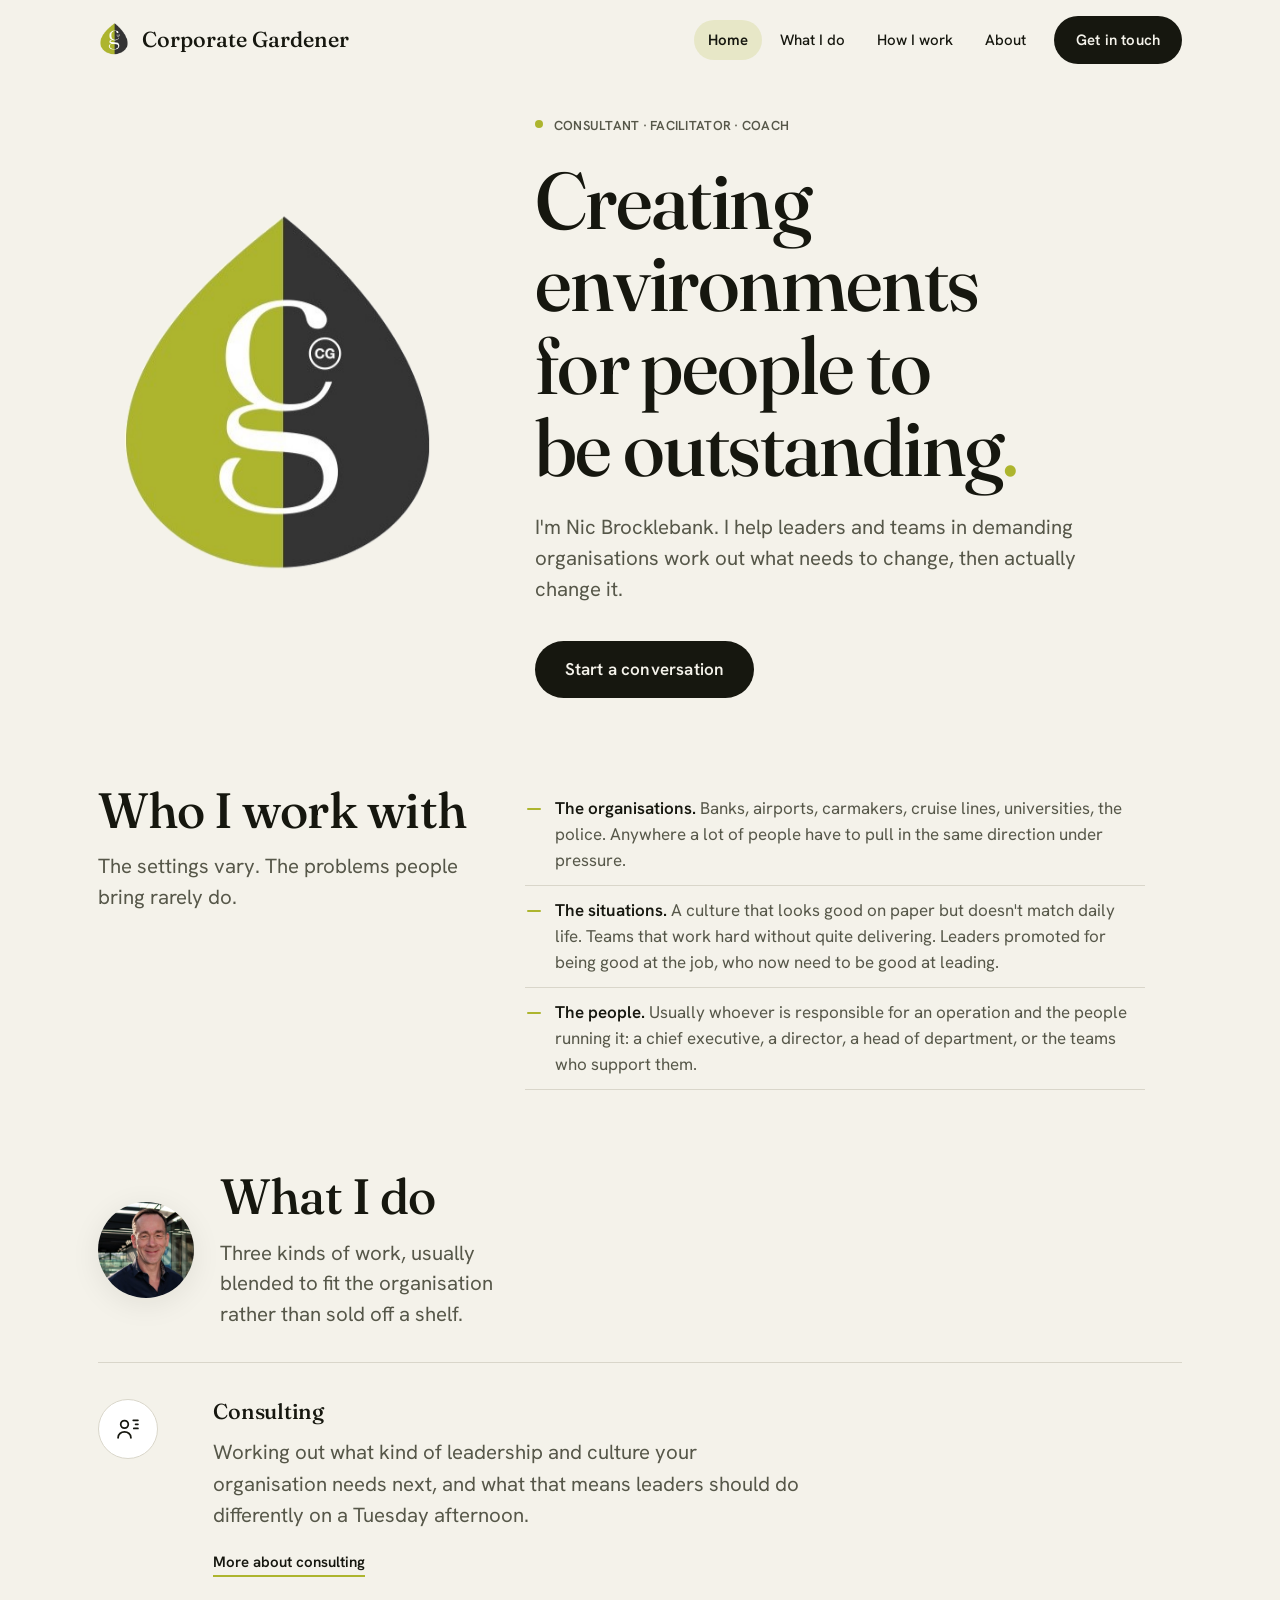
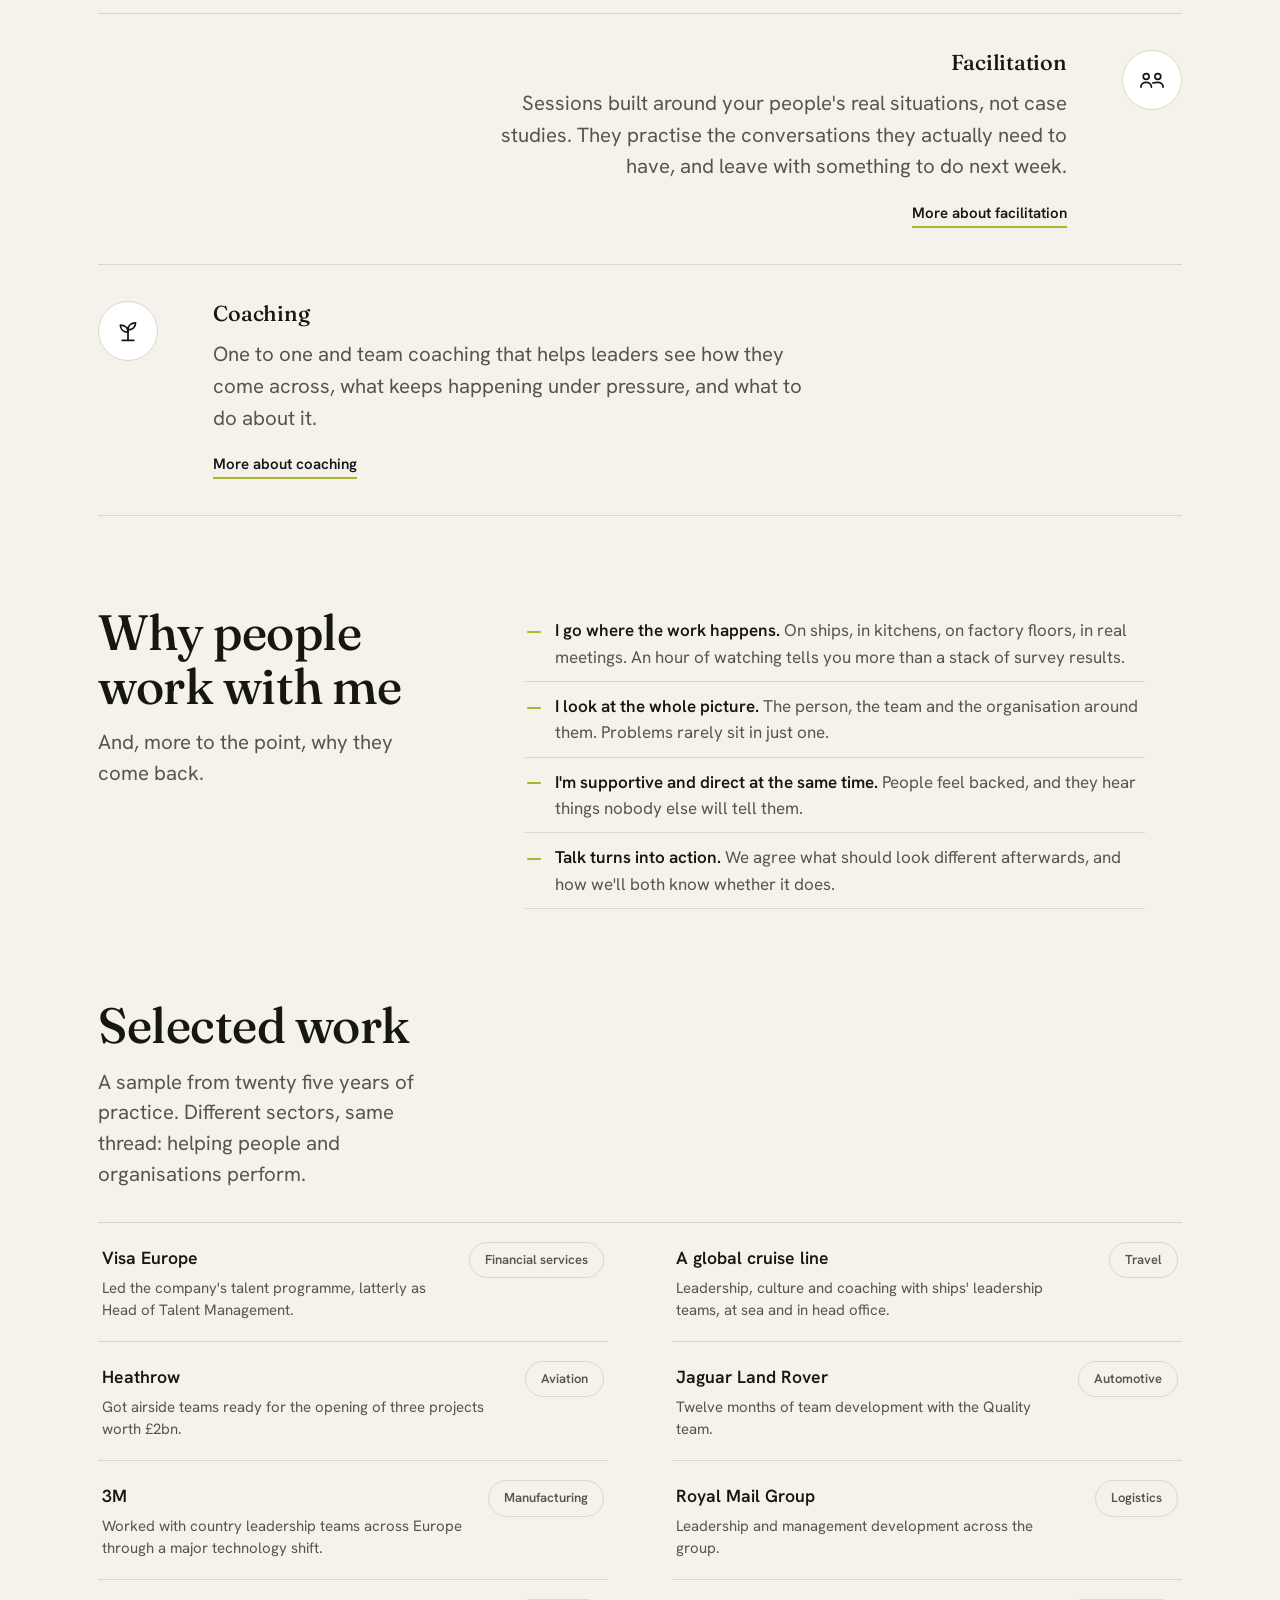
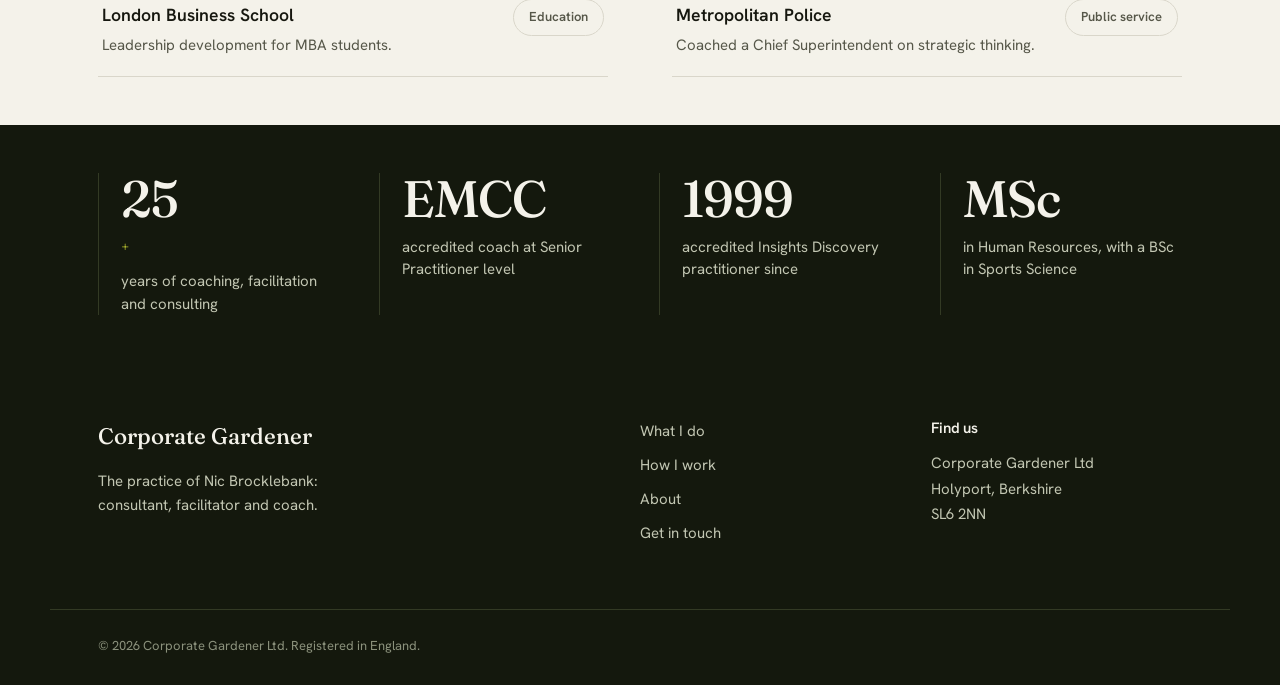
<file: index.html>
<!doctype html>
<html lang="en-GB">
<head>
  <meta charset="utf-8">
  <meta name="viewport" content="width=device-width, initial-scale=1">
  <title>Corporate Gardener | Nic Brocklebank, consultant, facilitator and coach</title>
  <meta name="description" content="Corporate Gardener is the practice of Nic Brocklebank: consultant, facilitator and coach. Helping leaders and teams in demanding organisations work out what needs to change, then actually change it.">
  <link rel="canonical" href="https://corporategardener.co.uk/">

  <!-- Open Graph / social -->
  <meta property="og:type" content="website">
  <meta property="og:site_name" content="Corporate Gardener">
  <meta property="og:title" content="Corporate Gardener | Nic Brocklebank, consultant, facilitator and coach">
  <meta property="og:description" content="Companies are living organisms, not machines. Consulting, facilitation and coaching for leaders and teams, from Nic Brocklebank.">
  <meta property="og:url" content="https://corporategardener.co.uk/">
  <meta property="og:image" content="https://corporategardener.co.uk/assets/hero.jpg">
  <meta property="og:image:alt" content="A greenhouse glowing with warm light at dusk, seen through garden foliage">
  <meta property="og:locale" content="en_GB">
  <meta name="twitter:card" content="summary_large_image">
  <meta name="twitter:title" content="Corporate Gardener | Nic Brocklebank, consultant, facilitator and coach">
  <meta name="twitter:description" content="Consulting, facilitation and coaching for leaders and teams, from Nic Brocklebank.">
  <meta name="twitter:image" content="https://corporategardener.co.uk/assets/hero.jpg">

  <meta name="theme-color" content="#14180d">
  <link rel="icon" href="assets/logo.png" type="image/png">

  <link rel="preconnect" href="https://fonts.googleapis.com">
  <link rel="preconnect" href="https://fonts.gstatic.com" crossorigin>
  <link href="https://fonts.googleapis.com/css2?family=Fraunces:opsz,wght,SOFT,WONK@9..144,400..600,80,0&family=Hanken+Grotesk:wght@400;500;600;700&display=swap" rel="stylesheet">
  <link rel="stylesheet" href="css/style.css">

  <script type="application/ld+json">
  {
    "@context": "https://schema.org",
    "@type": "ProfessionalService",
    "name": "Corporate Gardener",
    "legalName": "Corporate Gardener Ltd",
    "description": "Consulting, facilitation and coaching for leaders and teams, from Nic Brocklebank.",
    "url": "https://corporategardener.co.uk/",
    "email": "npbrocklebank@gmail.com",
    "telephone": "+447976973725",
    "areaServed": "GB",
    "founder": {
      "@type": "Person",
      "name": "Nic Brocklebank",
      "jobTitle": "Consultant, facilitator and coach",
      "sameAs": "https://www.linkedin.com/in/nicbrocklebank"
    },
    "address": {
      "@type": "PostalAddress",
      "addressLocality": "Holyport",
      "addressRegion": "Berkshire",
      "postalCode": "SL6 2NN",
      "addressCountry": "GB"
    }
  }
  </script>
</head>
<body>

  <a class="skip-link" href="#main">Skip to content</a>

  <!-- The growing line: a single stem drawn as you scroll, tying the garden metaphor through the page -->
  <div class="vine-wrap" aria-hidden="true">
    <svg class="vine" preserveAspectRatio="none" xmlns="http://www.w3.org/2000/svg">
      <path class="vine-stem" fill="none" />
      <g class="vine-leaves" fill="none"></g>
    </svg>
  </div>

  <header class="site-nav" id="top">
    <div class="wrap nav-inner">
      <a class="wordmark" href="index.html"><img class="logo-mark" src="assets/logo.png" alt="">Corporate Gardener</a>
      <nav class="nav-links" id="nav-links" aria-label="Site">
        <a href="index.html" aria-current="page">Home</a>
        <a href="what-i-do.html">What I do</a>
        <a href="how-i-work.html">How I work</a>
        <a href="about.html">About</a>
        <a class="btn btn-fill nav-cta" href="contact.html">Get in touch</a>
      </nav>
      <button class="nav-toggle" id="nav-toggle" aria-expanded="false" aria-controls="nav-links" aria-label="Menu">
        <span></span><span></span>
      </button>
    </div>
  </header>

  <main id="main">

  <section class="hero">
    <div class="wrap hero-inner">
      <div class="hero-logo">
        <img src="assets/logo.png" alt="Corporate Gardener" width="399" height="430">
      </div>
      <div class="hero-content">
        <p class="eyebrow"><span class="accent-dot" aria-hidden="true"></span>Consultant &middot; Facilitator &middot; Coach</p>
        <h1 class="display">Creating environments for people to be outstanding<span class="accent" aria-hidden="true">.</span></h1>
        <p class="hero-sub">I'm Nic Brocklebank. I help leaders and teams in demanding organisations work out what needs to change, then actually change it.</p>
        <a class="btn btn-fill btn-lg" href="contact.html">Start a conversation</a>
      </div>
    </div>
  </section>

  <section class="page-section" id="who" data-vine-start>
    <div class="wrap split">
      <div class="split-head reveal">
        <h2>Who I work with</h2>
        <p>The settings vary. The problems people bring rarely do.</p>
      </div>
      <ul class="plain-list">
        <li class="reveal"><strong>The organisations.</strong> Banks, airports, carmakers, cruise lines, universities, the police. Anywhere a lot of people have to pull in the same direction under pressure.</li>
        <li class="reveal"><strong>The situations.</strong> A culture that looks good on paper but doesn't match daily life. Teams that work hard without quite delivering. Leaders promoted for being good at the job, who now need to be good at leading.</li>
        <li class="reveal"><strong>The people.</strong> Usually whoever is responsible for an operation and the people running it: a chief executive, a director, a head of department, or the teams who support them.</li>
      </ul>
    </div>
  </section>

  <section class="services" id="services">
    <div class="wrap">
      <div class="section-head section-head-person reveal">
        <img class="head-portrait" src="assets/nic-face.jpg" alt="Nic Brocklebank" loading="lazy">
        <div>
          <h2>What I do</h2>
          <p>Three kinds of work, usually blended to fit the organisation rather than sold off a shelf.</p>
        </div>
      </div>

      <div class="service-rows">
        <article class="service-row reveal">
          <div class="service-mark" aria-hidden="true">
            <svg viewBox="0 0 24 24" fill="none" stroke="currentColor" stroke-width="1.5" stroke-linecap="round" stroke-linejoin="round"><circle cx="9" cy="8" r="3.25"/><path d="M3.5 19.5c0-3 2.5-5 5.5-5s5.5 2 5.5 5"/><path d="M16.5 4.5h4M18.5 8h2M17 11.5h3.5"/></svg>
          </div>
          <div class="service-text">
            <h3>Consulting</h3>
            <p>Working out what kind of leadership and culture your organisation needs next, and what that means leaders should do differently on a Tuesday afternoon.</p>
            <a class="text-link" href="what-i-do.html#consulting">More about consulting</a>
          </div>
        </article>

        <article class="service-row reveal">
          <div class="service-mark" aria-hidden="true">
            <svg viewBox="0 0 24 24" fill="none" stroke="currentColor" stroke-width="1.5" stroke-linecap="round" stroke-linejoin="round"><circle cx="7" cy="9" r="2.5"/><circle cx="17" cy="9" r="2.5"/><path d="M2.5 18c0-2.5 2-4 4.5-4s4.5 1.5 4.5 4"/><path d="M12.8 14.6c1-.4 2.7-.6 4.2-.6 2.5 0 4.5 1.5 4.5 4"/></svg>
          </div>
          <div class="service-text">
            <h3>Facilitation</h3>
            <p>Sessions built around your people's real situations, not case studies. They practise the conversations they actually need to have, and leave with something to do next week.</p>
            <a class="text-link" href="what-i-do.html#facilitation">More about facilitation</a>
          </div>
        </article>

        <article class="service-row reveal">
          <div class="service-mark" aria-hidden="true">
            <svg viewBox="0 0 24 24" fill="none" stroke="currentColor" stroke-width="1.5" stroke-linecap="round" stroke-linejoin="round"><path d="M12 20V9"/><path d="M12 13c0-3.5-2.5-6-6.5-6C5.5 10.5 8 13 12 13z"/><path d="M12 11c0-3.5 2.5-6 6.5-6C18.5 8.5 16 11 12 11z"/><path d="M7 20h10"/></svg>
          </div>
          <div class="service-text">
            <h3>Coaching</h3>
            <p>One to one and team coaching that helps leaders see how they come across, what keeps happening under pressure, and what to do about it.</p>
            <a class="text-link" href="what-i-do.html#coaching">More about coaching</a>
          </div>
        </article>
      </div>
    </div>
  </section>

  <section class="page-section" id="why">
    <div class="wrap split">
      <div class="split-head reveal">
        <h2>Why people work with me</h2>
        <p>And, more to the point, why they come back.</p>
      </div>
      <ul class="plain-list">
        <li class="reveal"><strong>I go where the work happens.</strong> On ships, in kitchens, on factory floors, in real meetings. An hour of watching tells you more than a stack of survey results.</li>
        <li class="reveal"><strong>I look at the whole picture.</strong> The person, the team and the organisation around them. Problems rarely sit in just one.</li>
        <li class="reveal"><strong>I'm supportive and direct at the same time.</strong> People feel backed, and they hear things nobody else will tell them.</li>
        <li class="reveal"><strong>Talk turns into action.</strong> We agree what should look different afterwards, and how we'll both know whether it does.</li>
      </ul>
    </div>
  </section>

  <section class="work" id="work">
    <div class="wrap">
      <div class="section-head reveal">
        <h2>Selected work</h2>
        <p>A sample from twenty five years of practice. Different sectors, same thread: helping people and organisations perform.</p>
      </div>
      <ul class="work-list">
        <li class="reveal"><div><strong>Visa Europe</strong><span>Led the company's talent programme, latterly as Head of Talent Management.</span></div><em class="chip">Financial services</em></li>
        <li class="reveal"><div><strong>A global cruise line</strong><span>Leadership, culture and coaching with ships' leadership teams, at sea and in head office.</span></div><em class="chip">Travel</em></li>
        <li class="reveal"><div><strong>Heathrow</strong><span>Got airside teams ready for the opening of three projects worth £2bn.</span></div><em class="chip">Aviation</em></li>
        <li class="reveal"><div><strong>Jaguar Land Rover</strong><span>Twelve months of team development with the Quality team.</span></div><em class="chip">Automotive</em></li>
        <li class="reveal"><div><strong>3M</strong><span>Worked with country leadership teams across Europe through a major technology shift.</span></div><em class="chip">Manufacturing</em></li>
        <li class="reveal"><div><strong>Royal Mail Group</strong><span>Leadership and management development across the group.</span></div><em class="chip">Logistics</em></li>
        <li class="reveal"><div><strong>London Business School</strong><span>Leadership development for MBA students.</span></div><em class="chip">Education</em></li>
        <li class="reveal"><div><strong>Metropolitan Police</strong><span>Coached a Chief Superintendent on strategic thinking.</span></div><em class="chip">Public service</em></li>
      </ul>
    </div>
  </section>

  <section class="credentials" data-vine-end>
    <div class="wrap">
      <ul class="cred-row">
        <li class="reveal"><strong>25<span class="unit">+</span></strong><span>years of coaching, facilitation and consulting</span></li>
        <li class="reveal"><strong>EMCC</strong><span>accredited coach at Senior Practitioner level</span></li>
        <li class="reveal"><strong>1999</strong><span>accredited Insights Discovery practitioner since</span></li>
        <li class="reveal"><strong>MSc</strong><span>in Human Resources, with a BSc in Sports Science</span></li>
      </ul>
    </div>
  </section>

  </main>

  <footer class="site-footer">
    <div class="wrap footer-grid">
      <div class="footer-brand">
        <p class="wordmark footer-mark">Corporate Gardener</p>
        <p class="footer-copy">The practice of Nic Brocklebank: consultant, facilitator and coach.</p>
      </div>
      <nav class="footer-nav" aria-label="Footer">
        <a href="what-i-do.html">What I do</a>
        <a href="how-i-work.html">How I work</a>
        <a href="about.html">About</a>
        <a href="contact.html">Get in touch</a>
      </nav>
      <div class="footer-find">
        <h3>Find us</h3>
        <p>Corporate Gardener Ltd<br>Holyport, Berkshire<br>SL6 2NN</p>
      </div>
    </div>
    <div class="wrap footer-base">
      <p>&copy; 2026 Corporate Gardener Ltd. Registered in England.</p>
    </div>
  </footer>

  <script src="js/main.js"></script>
</body>
</html>
</file>
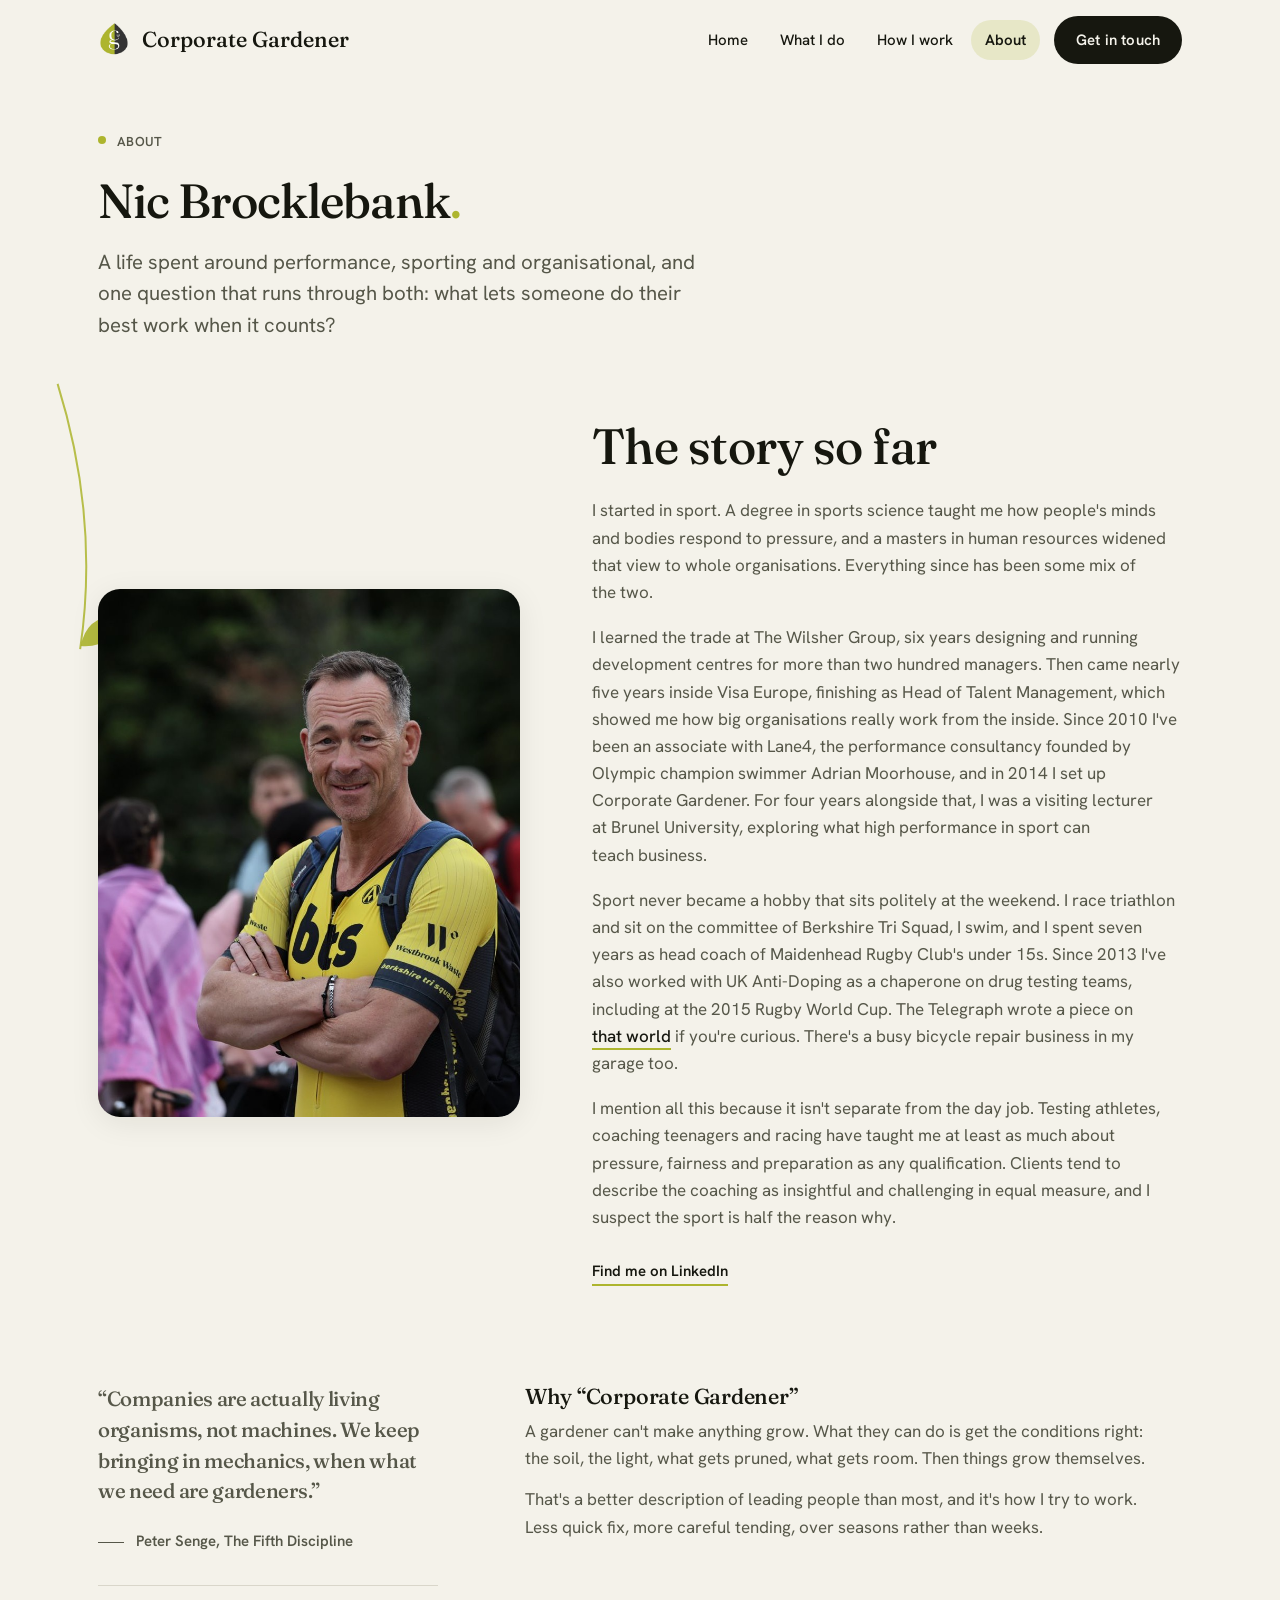
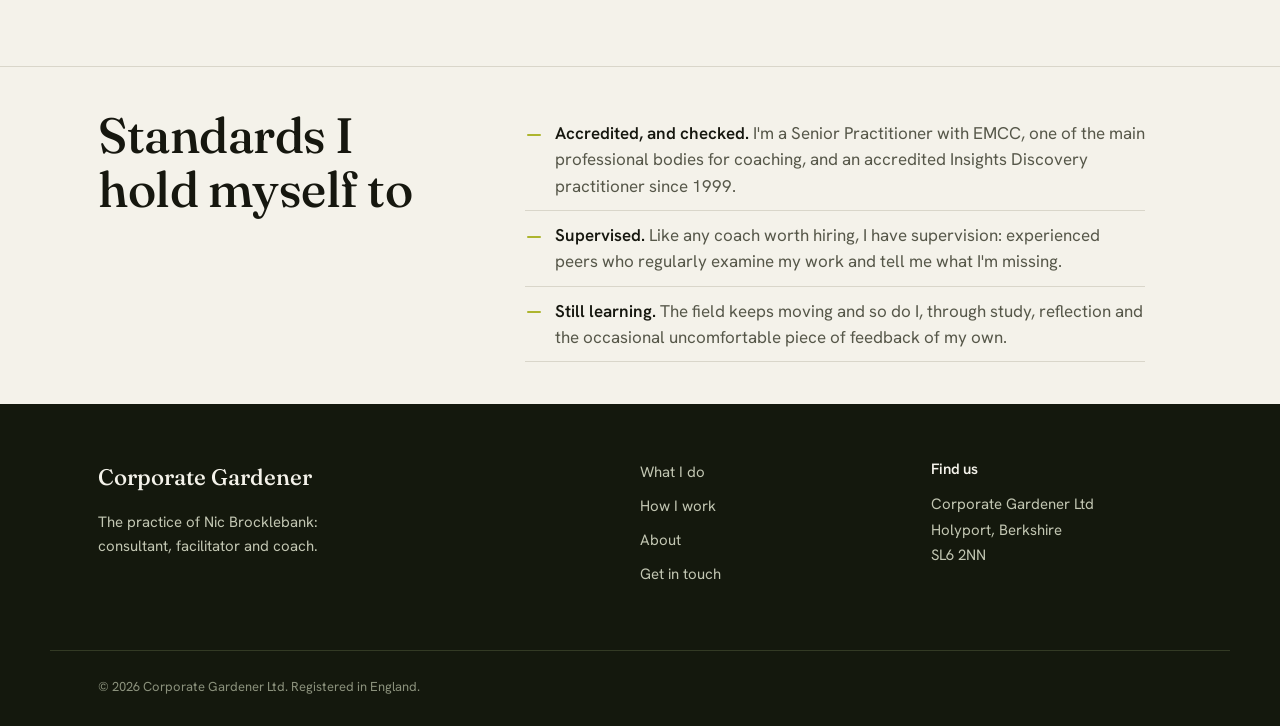
<file: about.html>
<!doctype html>
<html lang="en-GB">
<head>
  <meta charset="utf-8">
  <meta name="viewport" content="width=device-width, initial-scale=1">
  <title>About Nic Brocklebank | Corporate Gardener</title>
  <meta name="description" content="Nic Brocklebank's story: sports science to Visa Europe to twenty five years of coaching and consulting, with triathlon, rugby coaching and UK Anti-Doping work along the way.">
  <link rel="canonical" href="https://corporategardener.co.uk/about.html">

  <meta property="og:type" content="website">
  <meta property="og:site_name" content="Corporate Gardener">
  <meta property="og:title" content="About Nic Brocklebank | Corporate Gardener">
  <meta property="og:description" content="Sports science to Visa Europe to twenty five years of coaching and consulting, with triathlon, rugby coaching and UK Anti-Doping work along the way.">
  <meta property="og:url" content="https://corporategardener.co.uk/about.html">
  <meta property="og:image" content="https://corporategardener.co.uk/assets/nic-tri.jpg">
  <meta property="og:locale" content="en_GB">

  <meta name="theme-color" content="#14180d">
  <link rel="icon" href="assets/logo.png" type="image/png">

  <link rel="preconnect" href="https://fonts.googleapis.com">
  <link rel="preconnect" href="https://fonts.gstatic.com" crossorigin>
  <link href="https://fonts.googleapis.com/css2?family=Fraunces:opsz,wght,SOFT,WONK@9..144,400..600,80,0&family=Hanken+Grotesk:wght@400;500;600;700&display=swap" rel="stylesheet">
  <link rel="stylesheet" href="css/style.css">
</head>
<body>

  <a class="skip-link" href="#main">Skip to content</a>

  <div class="vine-wrap" aria-hidden="true">
    <svg class="vine" preserveAspectRatio="none" xmlns="http://www.w3.org/2000/svg">
      <path class="vine-stem" fill="none" />
      <g class="vine-leaves" fill="none"></g>
    </svg>
  </div>

  <header class="site-nav" id="top">
    <div class="wrap nav-inner">
      <a class="wordmark" href="index.html"><img class="logo-mark" src="assets/logo.png" alt="">Corporate Gardener</a>
      <nav class="nav-links" id="nav-links" aria-label="Site">
        <a href="index.html">Home</a>
        <a href="what-i-do.html">What I do</a>
        <a href="how-i-work.html">How I work</a>
        <a href="about.html" aria-current="page">About</a>
        <a class="btn btn-fill nav-cta" href="contact.html">Get in touch</a>
      </nav>
      <button class="nav-toggle" id="nav-toggle" aria-expanded="false" aria-controls="nav-links" aria-label="Menu">
        <span></span><span></span>
      </button>
    </div>
  </header>

  <main id="main">

  <section class="page-head">
    <div class="wrap">
      <p class="eyebrow"><span class="accent-dot" aria-hidden="true"></span>About</p>
      <h1>Nic Brocklebank<span class="accent" aria-hidden="true">.</span></h1>
      <p class="page-lead">A life spent around performance, sporting and organisational, and one question that runs through both: what lets someone do their best work when it counts?</p>
    </div>
  </section>

  <section class="about" id="bio" data-vine-start>
    <div class="wrap about-grid">
      <figure class="about-photo reveal">
        <img src="assets/nic-tri.jpg" alt="Nic in Berkshire Tri Squad kit on race day" loading="lazy">
      </figure>
      <div class="about-body reveal">
        <h2>The story so far</h2>
        <p>I started in sport. A degree in sports science taught me how people's minds and bodies respond to pressure, and a masters in human resources widened that view to whole organisations. Everything since has been some mix of the two.</p>
        <p>I learned the trade at The Wilsher Group, six years designing and running development centres for more than two hundred managers. Then came nearly five years inside Visa Europe, finishing as Head of Talent Management, which showed me how big organisations really work from the inside. Since 2010 I've been an associate with Lane4, the performance consultancy founded by Olympic champion swimmer Adrian Moorhouse, and in 2014 I set up Corporate Gardener. For four years alongside that, I was a visiting lecturer at Brunel University, exploring what high performance in sport can teach business.</p>
        <p>Sport never became a hobby that sits politely at the weekend. I race triathlon and sit on the committee of Berkshire Tri Squad, I swim, and I spent seven years as head coach of Maidenhead Rugby Club's under 15s. Since 2013 I've also worked with UK Anti-Doping as a chaperone on drug testing teams, including at the 2015 Rugby World Cup. The Telegraph wrote a piece on <a class="text-link" href="https://www.telegraph.co.uk/athletics/2017/07/12/inside-top-security-world-sports-drug-squad-special-report/" target="_blank" rel="noopener">that world</a> if you're curious. There's a busy bicycle repair business in my garage too.</p>
        <p>I mention all this because it isn't separate from the day job. Testing athletes, coaching teenagers and racing have taught me at least as much about pressure, fairness and preparation as any qualification. Clients tend to describe the coaching as insightful and challenging in equal measure, and I suspect the sport is half the reason why.</p>
        <a class="text-link" href="https://www.linkedin.com/in/nicbrocklebank" target="_blank" rel="noopener">Find me on LinkedIn</a>
      </div>
    </div>
  </section>

  <section class="page-section" id="name">
    <div class="wrap split">
      <div class="split-head reveal">
        <blockquote class="pull-quote about-quote">
          <p>&ldquo;Companies are actually living organisms, not machines. We keep bringing in mechanics, when what we need are gardeners.&rdquo;</p>
          <cite>Peter Senge, The Fifth Discipline</cite>
        </blockquote>
      </div>
      <div class="split-body">
        <h3>Why &ldquo;Corporate Gardener&rdquo;</h3>
        <p class="reveal">A gardener can't make anything grow. What they can do is get the conditions right: the soil, the light, what gets pruned, what gets room. Then things grow themselves.</p>
        <p class="reveal">That's a better description of leading people than most, and it's how I try to work. Less quick fix, more careful tending, over seasons rather than weeks.</p>
      </div>
    </div>
  </section>

  <section class="page-section" id="standards" data-vine-end>
    <div class="wrap split">
      <div class="split-head reveal">
        <h2>Standards I hold myself to</h2>
      </div>
      <ul class="plain-list">
        <li class="reveal"><strong>Accredited, and checked.</strong> I'm a Senior Practitioner with EMCC, one of the main professional bodies for coaching, and an accredited Insights Discovery practitioner since 1999.</li>
        <li class="reveal"><strong>Supervised.</strong> Like any coach worth hiring, I have supervision: experienced peers who regularly examine my work and tell me what I'm missing.</li>
        <li class="reveal"><strong>Still learning.</strong> The field keeps moving and so do I, through study, reflection and the occasional uncomfortable piece of feedback of my own.</li>
      </ul>
    </div>
  </section>

  </main>

  <footer class="site-footer">
    <div class="wrap footer-grid">
      <div class="footer-brand">
        <p class="wordmark footer-mark">Corporate Gardener</p>
        <p class="footer-copy">The practice of Nic Brocklebank: consultant, facilitator and coach.</p>
      </div>
      <nav class="footer-nav" aria-label="Footer">
        <a href="what-i-do.html">What I do</a>
        <a href="how-i-work.html">How I work</a>
        <a href="about.html">About</a>
        <a href="contact.html">Get in touch</a>
      </nav>
      <div class="footer-find">
        <h3>Find us</h3>
        <p>Corporate Gardener Ltd<br>Holyport, Berkshire<br>SL6 2NN</p>
      </div>
    </div>
    <div class="wrap footer-base">
      <p>&copy; 2026 Corporate Gardener Ltd. Registered in England.</p>
    </div>
  </footer>

  <script src="js/main.js"></script>
</body>
</html>
</file>
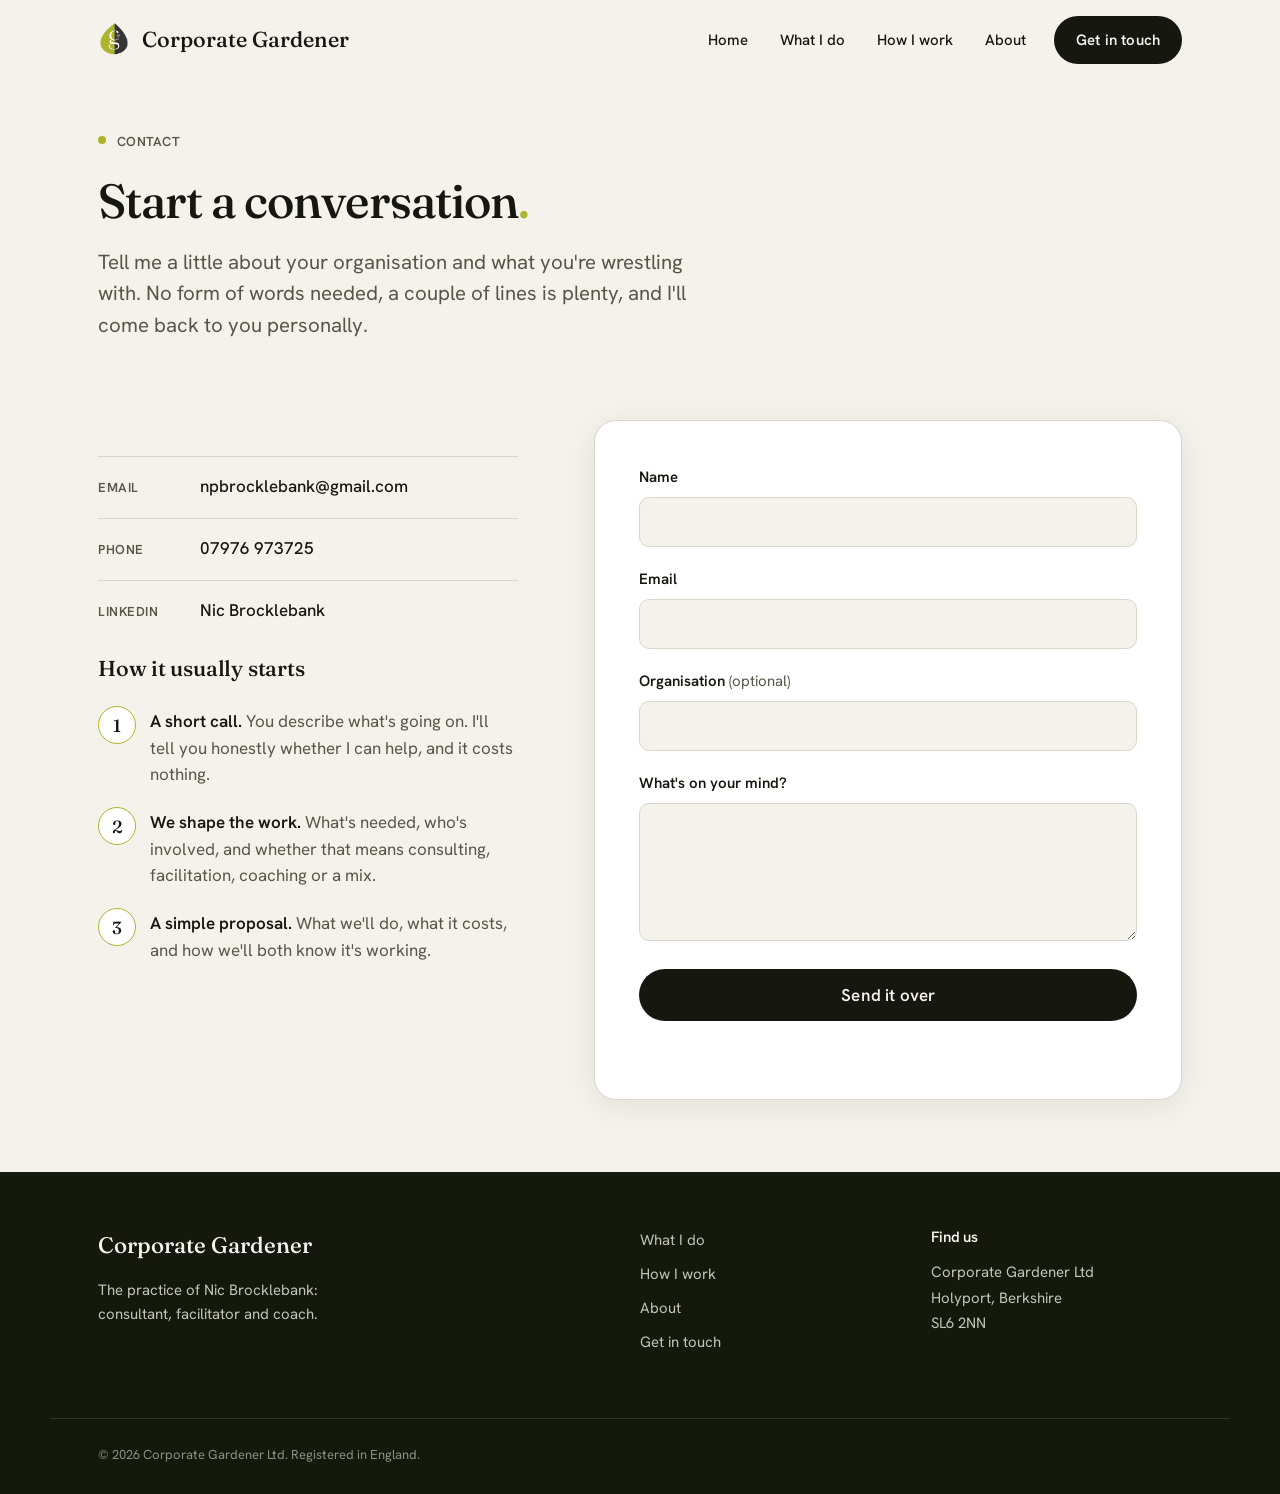
<file: contact.html>
<!doctype html>
<html lang="en-GB">
<head>
  <meta charset="utf-8">
  <meta name="viewport" content="width=device-width, initial-scale=1">
  <title>Contact | Corporate Gardener</title>
  <meta name="description" content="Start a conversation with Nic Brocklebank. Tell him a little about your organisation and what you're wrestling with; a couple of lines is plenty.">
  <link rel="canonical" href="https://corporategardener.co.uk/contact.html">

  <meta property="og:type" content="website">
  <meta property="og:site_name" content="Corporate Gardener">
  <meta property="og:title" content="Contact | Corporate Gardener">
  <meta property="og:description" content="Start a conversation with Nic Brocklebank. A couple of lines is plenty.">
  <meta property="og:url" content="https://corporategardener.co.uk/contact.html">
  <meta property="og:image" content="https://corporategardener.co.uk/assets/hero.jpg">
  <meta property="og:locale" content="en_GB">

  <meta name="theme-color" content="#14180d">
  <link rel="icon" href="assets/logo.png" type="image/png">

  <link rel="preconnect" href="https://fonts.googleapis.com">
  <link rel="preconnect" href="https://fonts.gstatic.com" crossorigin>
  <link href="https://fonts.googleapis.com/css2?family=Fraunces:opsz,wght,SOFT,WONK@9..144,400..600,80,0&family=Hanken+Grotesk:wght@400;500;600;700&display=swap" rel="stylesheet">
  <link rel="stylesheet" href="css/style.css">
</head>
<body>

  <a class="skip-link" href="#main">Skip to content</a>

  <header class="site-nav" id="top">
    <div class="wrap nav-inner">
      <a class="wordmark" href="index.html"><img class="logo-mark" src="assets/logo.png" alt="">Corporate Gardener</a>
      <nav class="nav-links" id="nav-links" aria-label="Site">
        <a href="index.html">Home</a>
        <a href="what-i-do.html">What I do</a>
        <a href="how-i-work.html">How I work</a>
        <a href="about.html">About</a>
        <a class="btn btn-fill nav-cta" href="contact.html" aria-current="page">Get in touch</a>
      </nav>
      <button class="nav-toggle" id="nav-toggle" aria-expanded="false" aria-controls="nav-links" aria-label="Menu">
        <span></span><span></span>
      </button>
    </div>
  </header>

  <main id="main">

  <section class="page-head">
    <div class="wrap">
      <p class="eyebrow"><span class="accent-dot" aria-hidden="true"></span>Contact</p>
      <h1>Start a conversation<span class="accent" aria-hidden="true">.</span></h1>
      <p class="page-lead">Tell me a little about your organisation and what you're wrestling with. No form of words needed, a couple of lines is plenty, and I'll come back to you personally.</p>
    </div>
  </section>

  <section class="contact" id="contact">
    <div class="wrap contact-grid">
      <div class="contact-intro reveal">
        <ul class="contact-details">
          <li><span class="contact-label">Email</span><a href="mailto:npbrocklebank@gmail.com">npbrocklebank@gmail.com</a></li>
          <li><span class="contact-label">Phone</span><a href="tel:+447976973725">07976 973725</a></li>
          <li><span class="contact-label">LinkedIn</span><a href="https://www.linkedin.com/in/nicbrocklebank" target="_blank" rel="noopener">Nic Brocklebank</a></li>
        </ul>
        <h3 class="steps-title">How it usually starts</h3>
        <ol class="steps">
          <li><strong>A short call.</strong> You describe what's going on. I'll tell you honestly whether I can help, and it costs nothing.</li>
          <li><strong>We shape the work.</strong> What's needed, who's involved, and whether that means consulting, facilitation, coaching or a mix.</li>
          <li><strong>A simple proposal.</strong> What we'll do, what it costs, and how we'll both know it's working.</li>
        </ol>
      </div>

      <div class="contact-form-wrap reveal">
        <form class="contact-form" name="contact" method="POST" data-netlify="true" netlify-honeypot="bot-field" action="#contact">
          <input type="hidden" name="form-name" value="contact">
          <p class="visually-hidden" aria-hidden="true">
            <label>Leave this field empty if you're human: <input name="bot-field"></label>
          </p>

          <div class="field">
            <label for="name">Name</label>
            <input id="name" name="name" type="text" autocomplete="name" required>
          </div>
          <div class="field">
            <label for="email">Email</label>
            <input id="email" name="email" type="email" autocomplete="email" required>
          </div>
          <div class="field">
            <label for="organisation">Organisation <span class="optional">(optional)</span></label>
            <input id="organisation" name="organisation" type="text" autocomplete="organization">
          </div>
          <div class="field">
            <label for="message">What's on your mind?</label>
            <textarea id="message" name="message" rows="5" required></textarea>
          </div>
          <button class="btn btn-fill btn-lg btn-block" type="submit">Send it over</button>
          <p class="form-status" id="form-status" role="status" aria-live="polite"></p>
        </form>
      </div>
    </div>
  </section>

  </main>

  <footer class="site-footer">
    <div class="wrap footer-grid">
      <div class="footer-brand">
        <p class="wordmark footer-mark">Corporate Gardener</p>
        <p class="footer-copy">The practice of Nic Brocklebank: consultant, facilitator and coach.</p>
      </div>
      <nav class="footer-nav" aria-label="Footer">
        <a href="what-i-do.html">What I do</a>
        <a href="how-i-work.html">How I work</a>
        <a href="about.html">About</a>
        <a href="contact.html">Get in touch</a>
      </nav>
      <div class="footer-find">
        <h3>Find us</h3>
        <p>Corporate Gardener Ltd<br>Holyport, Berkshire<br>SL6 2NN</p>
      </div>
    </div>
    <div class="wrap footer-base">
      <p>&copy; 2026 Corporate Gardener Ltd. Registered in England.</p>
    </div>
  </footer>

  <script src="js/main.js"></script>
</body>
</html>
</file>
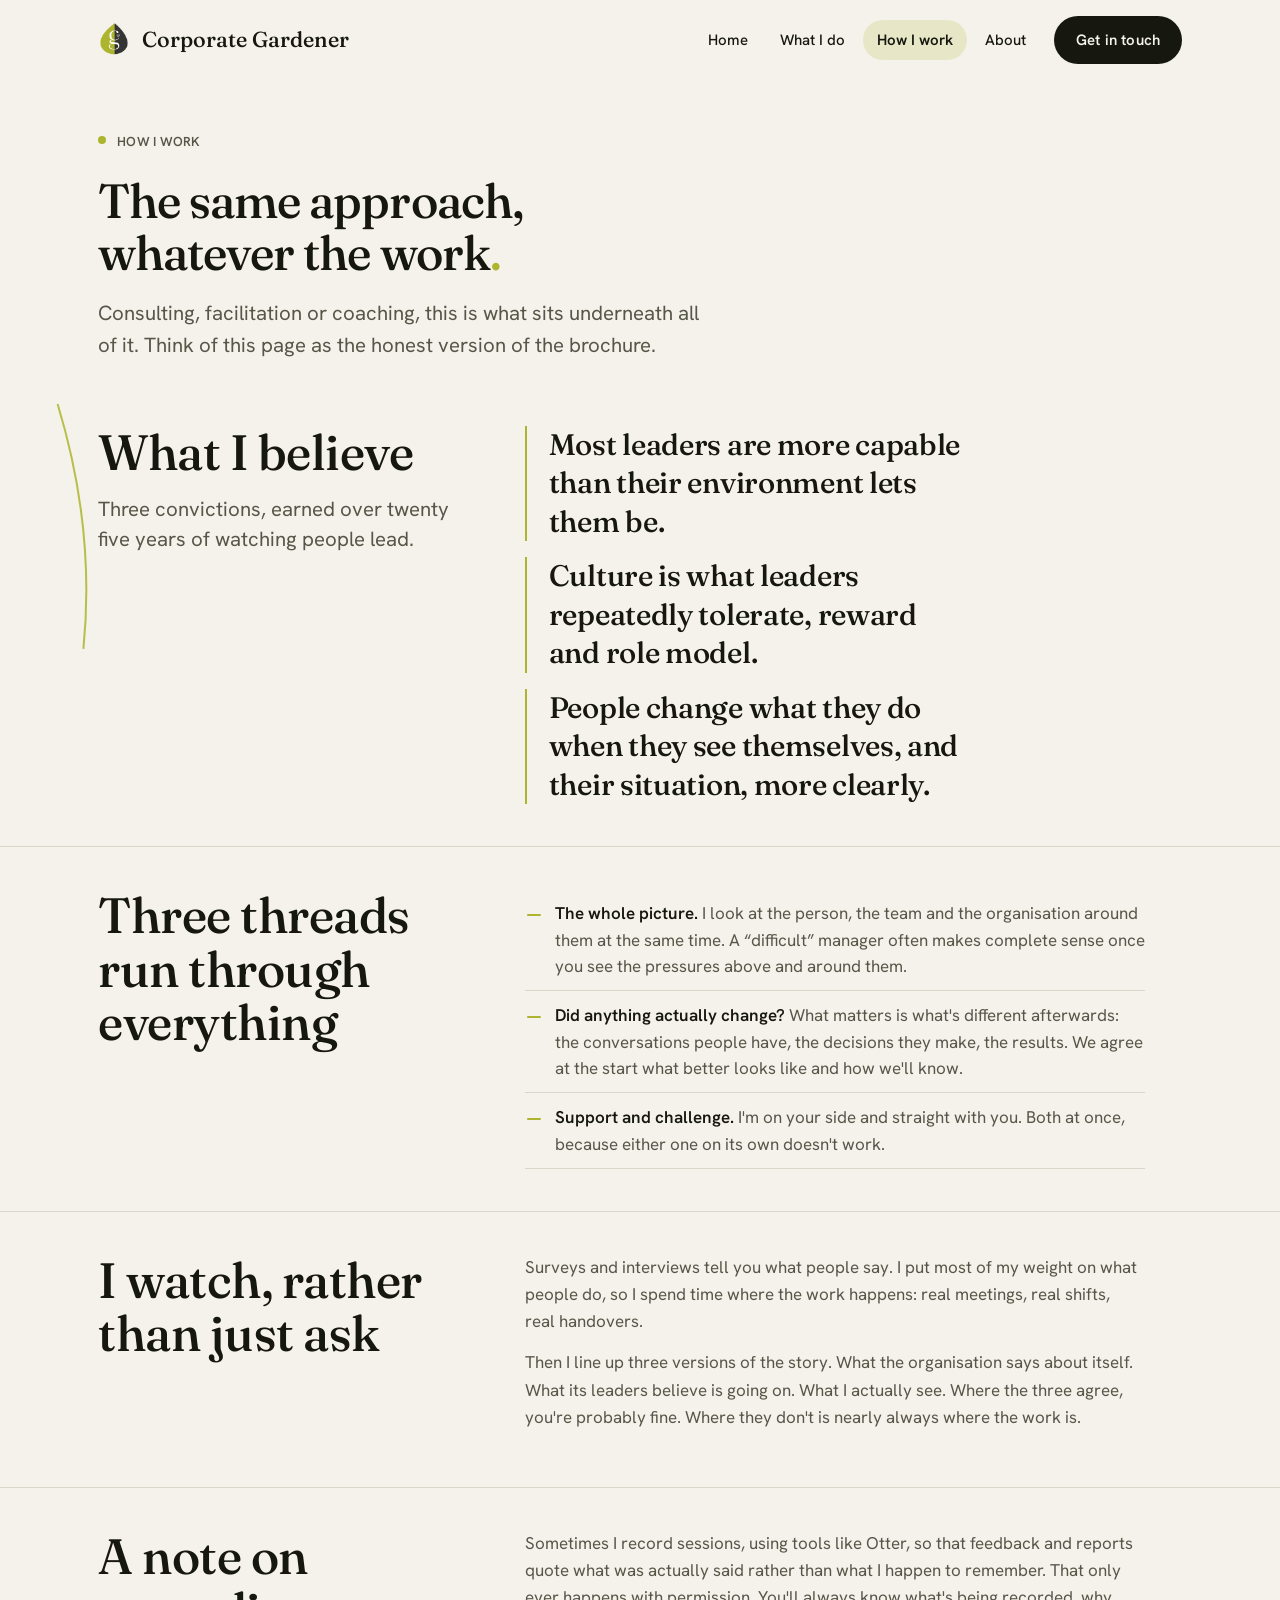
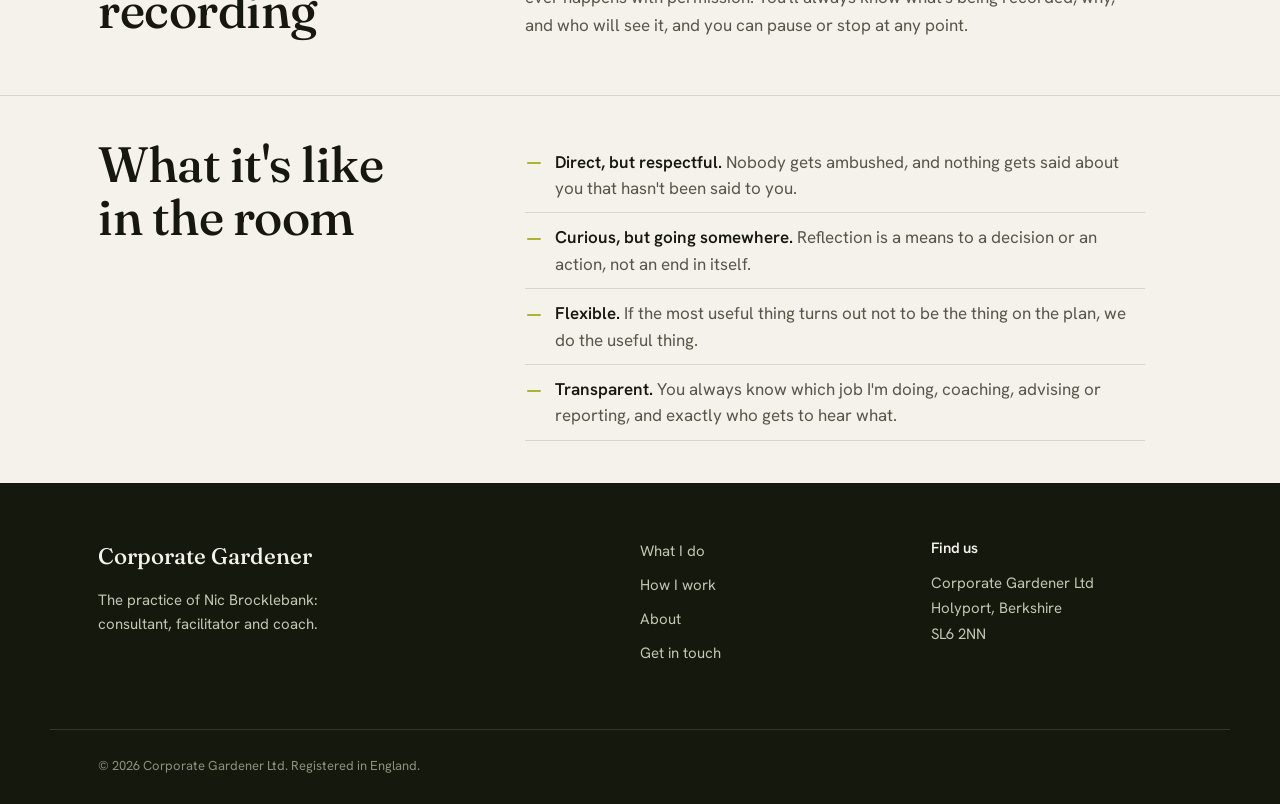
<file: how-i-work.html>
<!doctype html>
<html lang="en-GB">
<head>
  <meta charset="utf-8">
  <meta name="viewport" content="width=device-width, initial-scale=1">
  <title>How I work | Corporate Gardener</title>
  <meta name="description" content="Nic Brocklebank's approach: watch the real work, look at the person, the team and the organisation together, and be supportive and direct at the same time.">
  <link rel="canonical" href="https://corporategardener.co.uk/how-i-work.html">

  <meta property="og:type" content="website">
  <meta property="og:site_name" content="Corporate Gardener">
  <meta property="og:title" content="How I work | Corporate Gardener">
  <meta property="og:description" content="Watch the real work, look at the whole picture, and be supportive and direct at the same time.">
  <meta property="og:url" content="https://corporategardener.co.uk/how-i-work.html">
  <meta property="og:image" content="https://corporategardener.co.uk/assets/hero.jpg">
  <meta property="og:locale" content="en_GB">

  <meta name="theme-color" content="#14180d">
  <link rel="icon" href="assets/logo.png" type="image/png">

  <link rel="preconnect" href="https://fonts.googleapis.com">
  <link rel="preconnect" href="https://fonts.gstatic.com" crossorigin>
  <link href="https://fonts.googleapis.com/css2?family=Fraunces:opsz,wght,SOFT,WONK@9..144,400..600,80,0&family=Hanken+Grotesk:wght@400;500;600;700&display=swap" rel="stylesheet">
  <link rel="stylesheet" href="css/style.css">
</head>
<body>

  <a class="skip-link" href="#main">Skip to content</a>

  <div class="vine-wrap" aria-hidden="true">
    <svg class="vine" preserveAspectRatio="none" xmlns="http://www.w3.org/2000/svg">
      <path class="vine-stem" fill="none" />
      <g class="vine-leaves" fill="none"></g>
    </svg>
  </div>

  <header class="site-nav" id="top">
    <div class="wrap nav-inner">
      <a class="wordmark" href="index.html"><img class="logo-mark" src="assets/logo.png" alt="">Corporate Gardener</a>
      <nav class="nav-links" id="nav-links" aria-label="Site">
        <a href="index.html">Home</a>
        <a href="what-i-do.html">What I do</a>
        <a href="how-i-work.html" aria-current="page">How I work</a>
        <a href="about.html">About</a>
        <a class="btn btn-fill nav-cta" href="contact.html">Get in touch</a>
      </nav>
      <button class="nav-toggle" id="nav-toggle" aria-expanded="false" aria-controls="nav-links" aria-label="Menu">
        <span></span><span></span>
      </button>
    </div>
  </header>

  <main id="main">

  <section class="page-head">
    <div class="wrap">
      <p class="eyebrow"><span class="accent-dot" aria-hidden="true"></span>How I work</p>
      <h1>The same approach, whatever the work<span class="accent" aria-hidden="true">.</span></h1>
      <p class="page-lead">Consulting, facilitation or coaching, this is what sits underneath all of it. Think of this page as the honest version of the brochure.</p>
    </div>
  </section>

  <section class="page-section" id="beliefs" data-vine-start>
    <div class="wrap split">
      <div class="split-head reveal">
        <h2>What I believe</h2>
        <p>Three convictions, earned over twenty five years of watching people lead.</p>
      </div>
      <ul class="beliefs">
        <li class="reveal">Most leaders are more capable than their environment lets them be.</li>
        <li class="reveal">Culture is what leaders repeatedly tolerate, reward and role model.</li>
        <li class="reveal">People change what they do when they see themselves, and their situation, more clearly.</li>
      </ul>
    </div>
  </section>

  <section class="page-section" id="threads">
    <div class="wrap split">
      <div class="split-head reveal">
        <h2>Three threads run through everything</h2>
      </div>
      <ul class="plain-list">
        <li class="reveal"><strong>The whole picture.</strong> I look at the person, the team and the organisation around them at the same time. A &ldquo;difficult&rdquo; manager often makes complete sense once you see the pressures above and around them.</li>
        <li class="reveal"><strong>Did anything actually change?</strong> What matters is what's different afterwards: the conversations people have, the decisions they make, the results. We agree at the start what better looks like and how we'll know.</li>
        <li class="reveal"><strong>Support and challenge.</strong> I'm on your side and straight with you. Both at once, because either one on its own doesn't work.</li>
      </ul>
    </div>
  </section>

  <section class="page-section" id="evidence">
    <div class="wrap split">
      <div class="split-head reveal">
        <h2>I watch, rather than just ask</h2>
      </div>
      <div class="split-body">
        <p class="reveal">Surveys and interviews tell you what people say. I put most of my weight on what people do, so I spend time where the work happens: real meetings, real shifts, real handovers.</p>
        <p class="reveal">Then I line up three versions of the story. What the organisation says about itself. What its leaders believe is going on. What I actually see. Where the three agree, you're probably fine. Where they don't is nearly always where the work is.</p>
      </div>
    </div>
  </section>

  <section class="page-section" id="recording">
    <div class="wrap split">
      <div class="split-head reveal">
        <h2>A note on recording</h2>
      </div>
      <div class="split-body">
        <p class="reveal">Sometimes I record sessions, using tools like Otter, so that feedback and reports quote what was actually said rather than what I happen to remember. That only ever happens with permission. You'll always know what's being recorded, why, and who will see it, and you can pause or stop at any point.</p>
      </div>
    </div>
  </section>

  <section class="page-section" id="style" data-vine-end>
    <div class="wrap split">
      <div class="split-head reveal">
        <h2>What it's like in the room</h2>
      </div>
      <ul class="plain-list">
        <li class="reveal"><strong>Direct, but respectful.</strong> Nobody gets ambushed, and nothing gets said about you that hasn't been said to you.</li>
        <li class="reveal"><strong>Curious, but going somewhere.</strong> Reflection is a means to a decision or an action, not an end in itself.</li>
        <li class="reveal"><strong>Flexible.</strong> If the most useful thing turns out not to be the thing on the plan, we do the useful thing.</li>
        <li class="reveal"><strong>Transparent.</strong> You always know which job I'm doing, coaching, advising or reporting, and exactly who gets to hear what.</li>
      </ul>
    </div>
  </section>

  </main>

  <footer class="site-footer">
    <div class="wrap footer-grid">
      <div class="footer-brand">
        <p class="wordmark footer-mark">Corporate Gardener</p>
        <p class="footer-copy">The practice of Nic Brocklebank: consultant, facilitator and coach.</p>
      </div>
      <nav class="footer-nav" aria-label="Footer">
        <a href="what-i-do.html">What I do</a>
        <a href="how-i-work.html">How I work</a>
        <a href="about.html">About</a>
        <a href="contact.html">Get in touch</a>
      </nav>
      <div class="footer-find">
        <h3>Find us</h3>
        <p>Corporate Gardener Ltd<br>Holyport, Berkshire<br>SL6 2NN</p>
      </div>
    </div>
    <div class="wrap footer-base">
      <p>&copy; 2026 Corporate Gardener Ltd. Registered in England.</p>
    </div>
  </footer>

  <script src="js/main.js"></script>
</body>
</html>
</file>
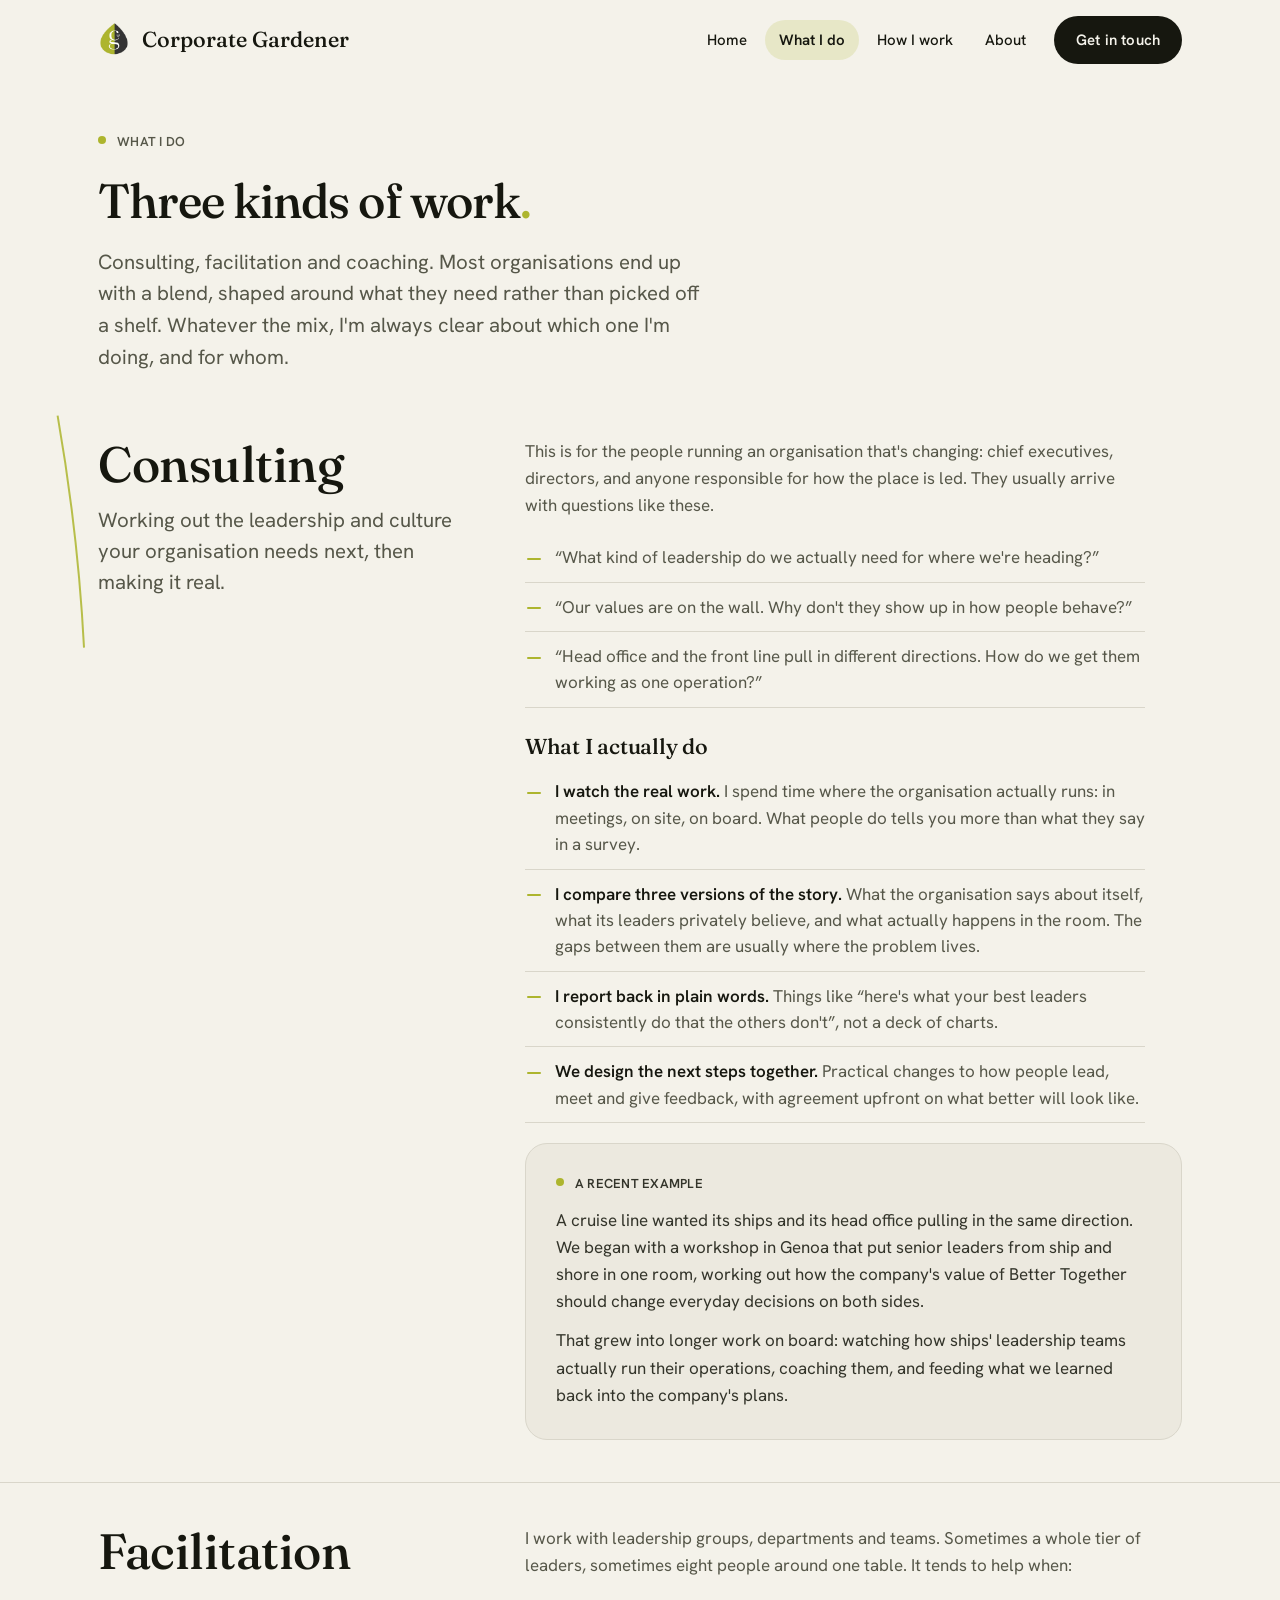
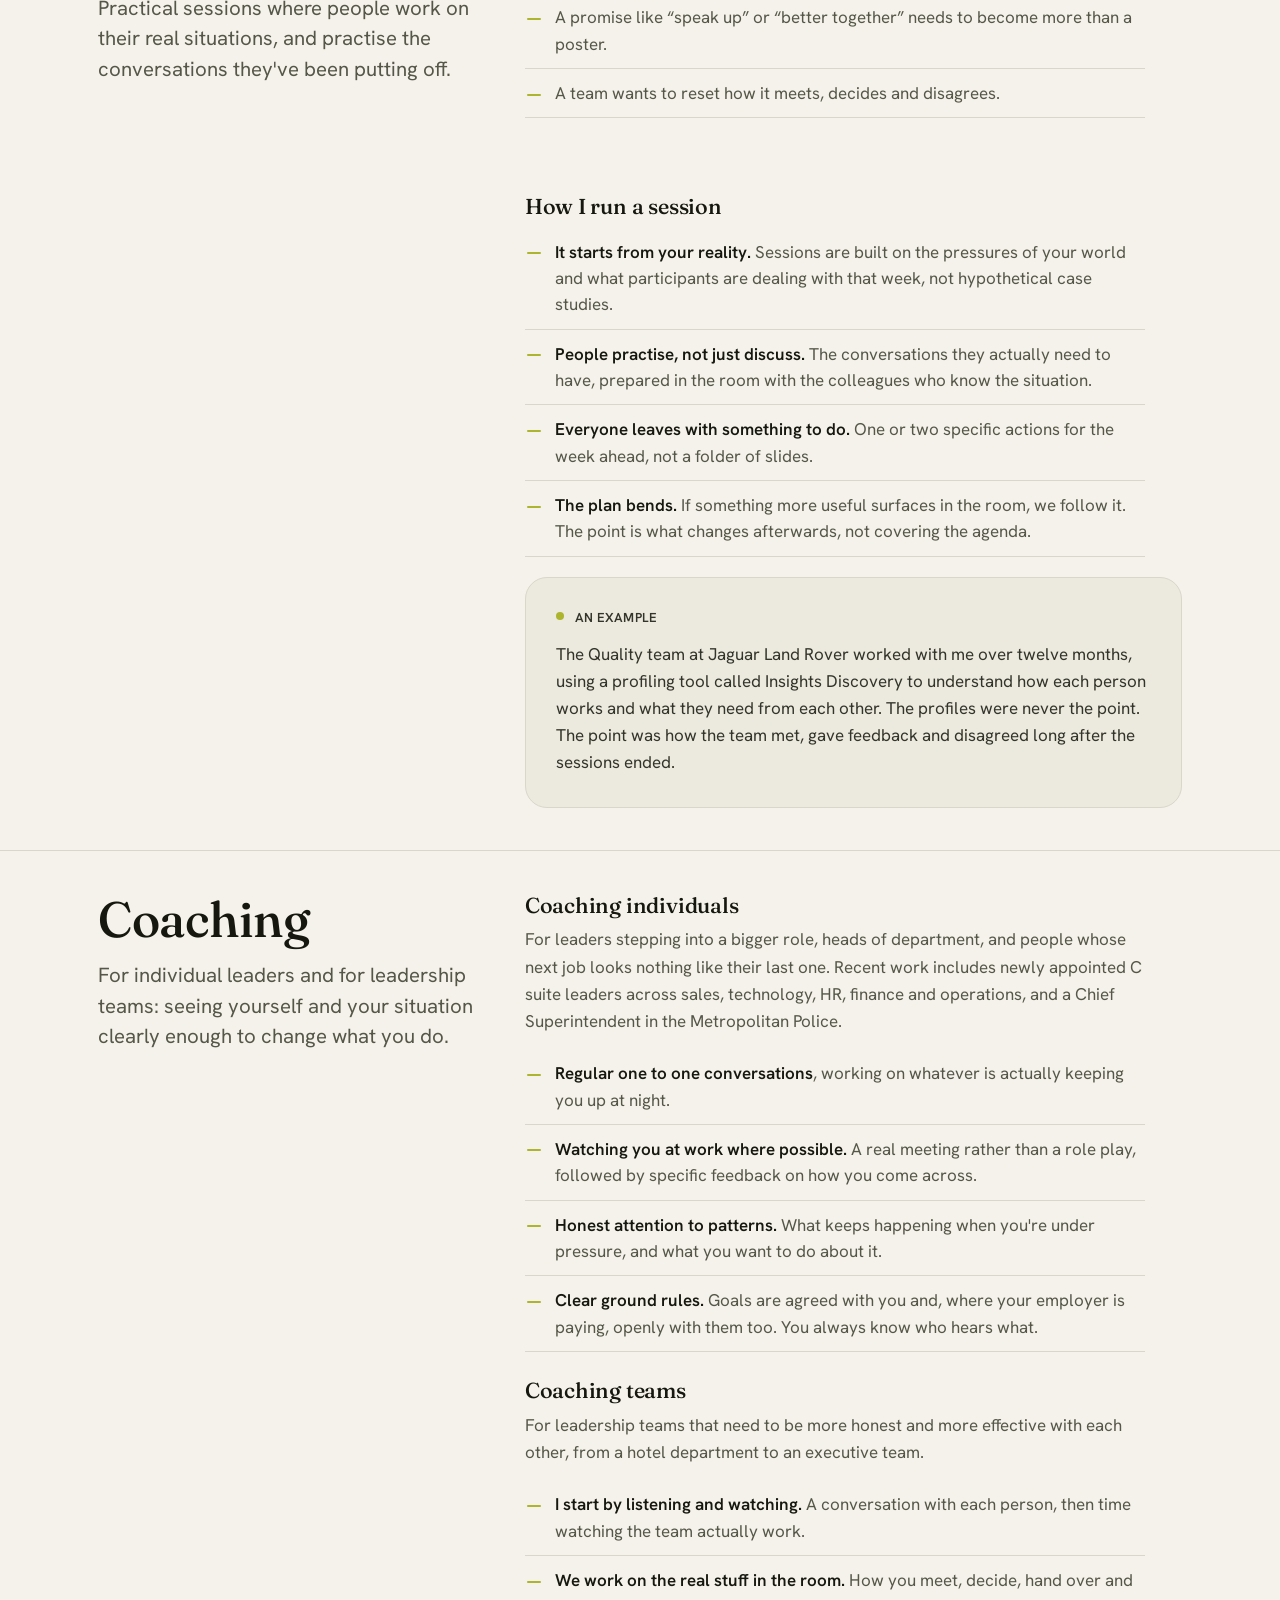
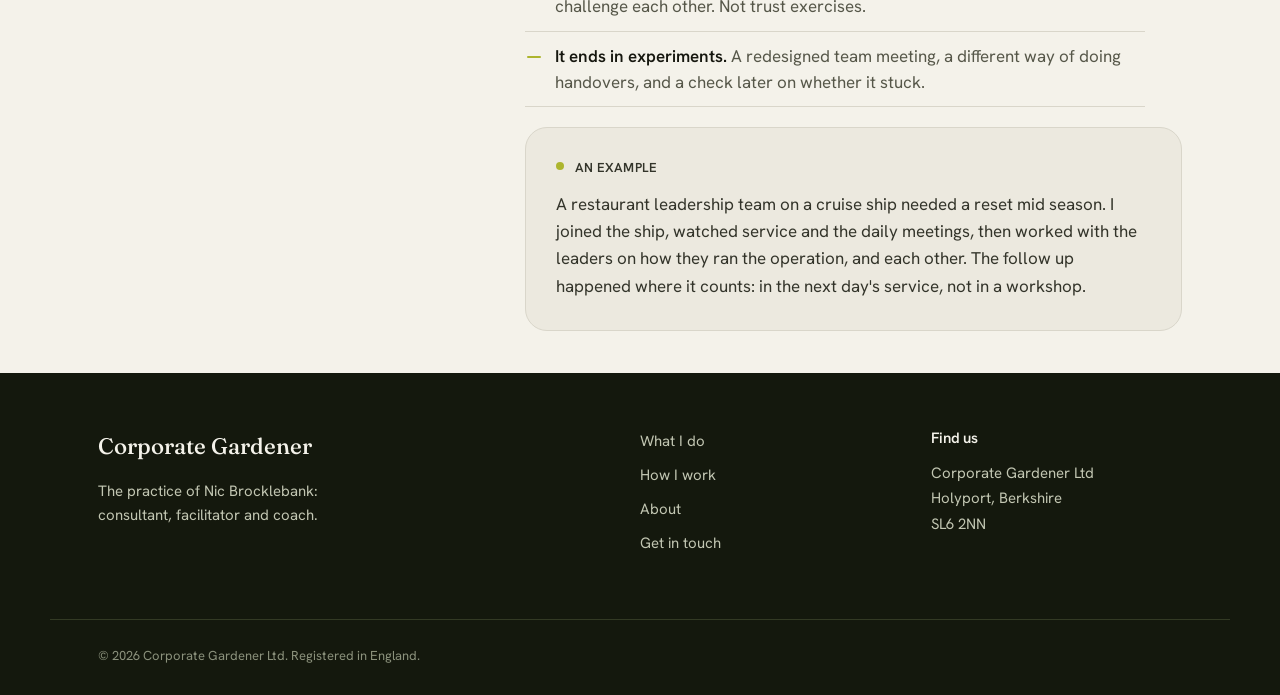
<file: what-i-do.html>
<!doctype html>
<html lang="en-GB">
<head>
  <meta charset="utf-8">
  <meta name="viewport" content="width=device-width, initial-scale=1">
  <title>What I do: consulting, facilitation and coaching | Corporate Gardener</title>
  <meta name="description" content="The three kinds of work Nic Brocklebank does: consulting on leadership and culture, facilitation that changes what people actually do, and coaching for individuals and teams.">
  <link rel="canonical" href="https://corporategardener.co.uk/what-i-do.html">

  <meta property="og:type" content="website">
  <meta property="og:site_name" content="Corporate Gardener">
  <meta property="og:title" content="What I do: consulting, facilitation and coaching">
  <meta property="og:description" content="Consulting on leadership and culture, facilitation that changes what people actually do, and coaching for individuals and teams.">
  <meta property="og:url" content="https://corporategardener.co.uk/what-i-do.html">
  <meta property="og:image" content="https://corporategardener.co.uk/assets/hero.jpg">
  <meta property="og:locale" content="en_GB">

  <meta name="theme-color" content="#14180d">
  <link rel="icon" href="assets/logo.png" type="image/png">

  <link rel="preconnect" href="https://fonts.googleapis.com">
  <link rel="preconnect" href="https://fonts.gstatic.com" crossorigin>
  <link href="https://fonts.googleapis.com/css2?family=Fraunces:opsz,wght,SOFT,WONK@9..144,400..600,80,0&family=Hanken+Grotesk:wght@400;500;600;700&display=swap" rel="stylesheet">
  <link rel="stylesheet" href="css/style.css">
</head>
<body>

  <a class="skip-link" href="#main">Skip to content</a>

  <div class="vine-wrap" aria-hidden="true">
    <svg class="vine" preserveAspectRatio="none" xmlns="http://www.w3.org/2000/svg">
      <path class="vine-stem" fill="none" />
      <g class="vine-leaves" fill="none"></g>
    </svg>
  </div>

  <header class="site-nav" id="top">
    <div class="wrap nav-inner">
      <a class="wordmark" href="index.html"><img class="logo-mark" src="assets/logo.png" alt="">Corporate Gardener</a>
      <nav class="nav-links" id="nav-links" aria-label="Site">
        <a href="index.html">Home</a>
        <a href="what-i-do.html" aria-current="page">What I do</a>
        <a href="how-i-work.html">How I work</a>
        <a href="about.html">About</a>
        <a class="btn btn-fill nav-cta" href="contact.html">Get in touch</a>
      </nav>
      <button class="nav-toggle" id="nav-toggle" aria-expanded="false" aria-controls="nav-links" aria-label="Menu">
        <span></span><span></span>
      </button>
    </div>
  </header>

  <main id="main">

  <section class="page-head">
    <div class="wrap">
      <p class="eyebrow"><span class="accent-dot" aria-hidden="true"></span>What I do</p>
      <h1>Three kinds of work<span class="accent" aria-hidden="true">.</span></h1>
      <p class="page-lead">Consulting, facilitation and coaching. Most organisations end up with a blend, shaped around what they need rather than picked off a shelf. Whatever the mix, I'm always clear about which one I'm doing, and for whom.</p>
    </div>
  </section>

  <section class="page-section" id="consulting" data-vine-start>
    <div class="wrap split">
      <div class="split-head reveal">
        <h2>Consulting</h2>
        <p>Working out the leadership and culture your organisation needs next, then making it real.</p>
      </div>
      <div class="split-body">
        <p class="reveal">This is for the people running an organisation that's changing: chief executives, directors, and anyone responsible for how the place is led. They usually arrive with questions like these.</p>
        <ul class="plain-list">
          <li class="reveal">&ldquo;What kind of leadership do we actually need for where we're heading?&rdquo;</li>
          <li class="reveal">&ldquo;Our values are on the wall. Why don't they show up in how people behave?&rdquo;</li>
          <li class="reveal">&ldquo;Head office and the front line pull in different directions. How do we get them working as one operation?&rdquo;</li>
        </ul>
        <h3 class="reveal">What I actually do</h3>
        <ul class="plain-list">
          <li class="reveal"><strong>I watch the real work.</strong> I spend time where the organisation actually runs: in meetings, on site, on board. What people do tells you more than what they say in a survey.</li>
          <li class="reveal"><strong>I compare three versions of the story.</strong> What the organisation says about itself, what its leaders privately believe, and what actually happens in the room. The gaps between them are usually where the problem lives.</li>
          <li class="reveal"><strong>I report back in plain words.</strong> Things like &ldquo;here's what your best leaders consistently do that the others don't&rdquo;, not a deck of charts.</li>
          <li class="reveal"><strong>We design the next steps together.</strong> Practical changes to how people lead, meet and give feedback, with agreement upfront on what better will look like.</li>
        </ul>
        <div class="vignette reveal">
          <p class="eyebrow"><span class="accent-dot" aria-hidden="true"></span>A recent example</p>
          <p>A cruise line wanted its ships and its head office pulling in the same direction. We began with a workshop in Genoa that put senior leaders from ship and shore in one room, working out how the company's value of Better Together should change everyday decisions on both sides.</p>
          <p>That grew into longer work on board: watching how ships' leadership teams actually run their operations, coaching them, and feeding what we learned back into the company's plans.</p>
        </div>
      </div>
    </div>
  </section>

  <section class="page-section" id="facilitation">
    <div class="wrap split">
      <div class="split-head reveal">
        <h2>Facilitation</h2>
        <p>Practical sessions where people work on their real situations, and practise the conversations they've been putting off.</p>
      </div>
      <div class="split-body">
        <p class="reveal">I work with leadership groups, departments and teams. Sometimes a whole tier of leaders, sometimes eight people around one table. It tends to help when:</p>
        <ul class="plain-list">
          <li class="reveal">A promise like &ldquo;speak up&rdquo; or &ldquo;better together&rdquo; needs to become more than a poster.</li>
          <li class="reveal">A team wants to reset how it meets, decides and disagrees.</li>
          <li class="reveal">New leaders need a shared way of talking about leading people.</li>
        </ul>
        <h3 class="reveal">How I run a session</h3>
        <ul class="plain-list">
          <li class="reveal"><strong>It starts from your reality.</strong> Sessions are built on the pressures of your world and what participants are dealing with that week, not hypothetical case studies.</li>
          <li class="reveal"><strong>People practise, not just discuss.</strong> The conversations they actually need to have, prepared in the room with the colleagues who know the situation.</li>
          <li class="reveal"><strong>Everyone leaves with something to do.</strong> One or two specific actions for the week ahead, not a folder of slides.</li>
          <li class="reveal"><strong>The plan bends.</strong> If something more useful surfaces in the room, we follow it. The point is what changes afterwards, not covering the agenda.</li>
        </ul>
        <div class="vignette reveal">
          <p class="eyebrow"><span class="accent-dot" aria-hidden="true"></span>An example</p>
          <p>The Quality team at Jaguar Land Rover worked with me over twelve months, using a profiling tool called Insights Discovery to understand how each person works and what they need from each other. The profiles were never the point. The point was how the team met, gave feedback and disagreed long after the sessions ended.</p>
        </div>
      </div>
    </div>
  </section>

  <section class="page-section" id="coaching" data-vine-end>
    <div class="wrap split">
      <div class="split-head reveal">
        <h2>Coaching</h2>
        <p>For individual leaders and for leadership teams: seeing yourself and your situation clearly enough to change what you do.</p>
      </div>
      <div class="split-body">
        <h3 class="reveal">Coaching individuals</h3>
        <p class="reveal">For leaders stepping into a bigger role, heads of department, and people whose next job looks nothing like their last one. Recent work includes newly appointed C suite leaders across sales, technology, HR, finance and operations, and a Chief Superintendent in the Metropolitan Police.</p>
        <ul class="plain-list">
          <li class="reveal"><strong>Regular one to one conversations</strong>, working on whatever is actually keeping you up at night.</li>
          <li class="reveal"><strong>Watching you at work where possible.</strong> A real meeting rather than a role play, followed by specific feedback on how you come across.</li>
          <li class="reveal"><strong>Honest attention to patterns.</strong> What keeps happening when you're under pressure, and what you want to do about it.</li>
          <li class="reveal"><strong>Clear ground rules.</strong> Goals are agreed with you and, where your employer is paying, openly with them too. You always know who hears what.</li>
        </ul>
        <h3 class="reveal">Coaching teams</h3>
        <p class="reveal">For leadership teams that need to be more honest and more effective with each other, from a hotel department to an executive team.</p>
        <ul class="plain-list">
          <li class="reveal"><strong>I start by listening and watching.</strong> A conversation with each person, then time watching the team actually work.</li>
          <li class="reveal"><strong>We work on the real stuff in the room.</strong> How you meet, decide, hand over and challenge each other. Not trust exercises.</li>
          <li class="reveal"><strong>It ends in experiments.</strong> A redesigned team meeting, a different way of doing handovers, and a check later on whether it stuck.</li>
        </ul>
        <div class="vignette reveal">
          <p class="eyebrow"><span class="accent-dot" aria-hidden="true"></span>An example</p>
          <p>A restaurant leadership team on a cruise ship needed a reset mid season. I joined the ship, watched service and the daily meetings, then worked with the leaders on how they ran the operation, and each other. The follow up happened where it counts: in the next day's service, not in a workshop.</p>
        </div>
      </div>
    </div>
  </section>

  </main>

  <footer class="site-footer">
    <div class="wrap footer-grid">
      <div class="footer-brand">
        <p class="wordmark footer-mark">Corporate Gardener</p>
        <p class="footer-copy">The practice of Nic Brocklebank: consultant, facilitator and coach.</p>
      </div>
      <nav class="footer-nav" aria-label="Footer">
        <a href="what-i-do.html">What I do</a>
        <a href="how-i-work.html">How I work</a>
        <a href="about.html">About</a>
        <a href="contact.html">Get in touch</a>
      </nav>
      <div class="footer-find">
        <h3>Find us</h3>
        <p>Corporate Gardener Ltd<br>Holyport, Berkshire<br>SL6 2NN</p>
      </div>
    </div>
    <div class="wrap footer-base">
      <p>&copy; 2026 Corporate Gardener Ltd. Registered in England.</p>
    </div>
  </footer>

  <script src="js/main.js"></script>
</body>
</html>
</file>
<file: css/style.css>
/* Corporate Gardener — design tokens documented in DESIGN.md
   Monochrome, warm off white, one green accent from the logo. */

:root {
  /* ---- Colour: one green plus a green-tinted neutral ramp ---- */
  --leaf: #adb52e;          /* the single accent, from the logo */
  --leaf-deep: #5f6417;     /* darker green for text/links on light — AA (5.6:1 on paper) */

  --paper: #f4f2ea;         /* warm off white body */
  --paper-2: #ece9df;       /* slightly deeper panel */
  --surface: #ffffff;       /* inputs, raised elements */

  --ink: #16170f;           /* near black, faint green warmth — headings */
  --ink-body: #33342a;      /* body copy on paper (~11:1) */
  --ink-mute: #565749;      /* secondary text on paper (~5.4:1) */
  --line: #d9d6ca;          /* hairlines on paper */

  --forest: #14180d;        /* deep green black ground */
  --forest-2: #1d2213;      /* raised forest */
  --forest-line: #333a24;   /* hairlines on forest */
  --on-dark: #f4f2ea;       /* text on forest */
  --on-dark-mute: #c2c6b2;  /* secondary text on forest (~5:1) */

  /* ---- Type ---- */
  --font-display: 'Fraunces', Georgia, 'Times New Roman', serif;
  --font-body: 'Hanken Grotesk', ui-sans-serif, system-ui, -apple-system, sans-serif;

  --text-caption: 0.8125rem;   /* 13px */
  --text-small: 0.9375rem;     /* 15px */
  --text-body: 1.0625rem;      /* 17px */
  --text-lead: clamp(1.15rem, 1.6vw, 1.4rem);
  --text-h3: clamp(1.35rem, 1.6vw, 1.6rem);
  --text-h2: clamp(2rem, 4.4vw, 3.1rem);
  --text-display: clamp(2.6rem, 7vw, 5rem);
  --text-display-sm: clamp(1.9rem, 4.4vw, 3rem);

  /* ---- Radii ---- */
  --radius-lg: 22px;
  --radius-md: 14px;
  --radius-sm: 10px;
  --radius-pill: 9999px;

  /* ---- Shape ---- */
  --shadow-soft: 0 6px 30px rgba(20, 24, 13, 0.08);
  --shadow-raise: 0 18px 50px rgba(20, 24, 13, 0.16);
  --page-max: 1180px;
  --gutter: clamp(20px, 5vw, 48px);

  /* ---- Motion ---- */
  --ease-out: cubic-bezier(0.22, 1, 0.36, 1);
  --dur: 0.7s;

  /* ---- z-index scale ---- */
  --z-vine: 1;
  --z-content: 2;
  --z-nav: 50;
  --z-menu: 60;
}

* { margin: 0; padding: 0; box-sizing: border-box; }

html { scroll-behavior: smooth; }

section[id] { scroll-margin-top: 84px; }

body {
  font-family: var(--font-body);
  font-size: var(--text-body);
  line-height: 1.6;
  color: var(--ink-body);
  background: var(--paper);
  -webkit-font-smoothing: antialiased;
  text-rendering: optimizeLegibility;
  overflow-x: hidden;
  position: relative; /* positioning context so the full-height vine isn't clipped to the viewport */
}

img { max-width: 100%; display: block; }

h1, h2, h3 {
  font-family: var(--font-display);
  font-weight: 500;
  line-height: 1.08;
  letter-spacing: -0.01em;
  color: var(--ink);
  text-wrap: balance;
}

h2 { font-size: var(--text-h2); }
h3 { font-size: var(--text-h3); line-height: 1.2; }

p { text-wrap: pretty; }

a { color: inherit; }

.wrap {
  max-width: var(--page-max);
  margin: 0 auto;
  padding: 0 var(--gutter);
}

.display { font-size: var(--text-display); letter-spacing: -0.02em; }

.display-sm {
  font-family: var(--font-display);
  font-weight: 500;
  font-size: var(--text-display-sm);
  line-height: 1.1;
  letter-spacing: -0.02em;
  color: var(--ink);
}

.accent { color: var(--leaf); }

.accent-dot {
  display: inline-block;
  width: 8px; height: 8px;
  border-radius: var(--radius-pill);
  background: var(--leaf);
  margin-right: 11px;
  vertical-align: 2px;
}

.eyebrow {
  font-size: var(--text-caption);
  font-weight: 600;
  letter-spacing: 0.02em;
  text-transform: uppercase;
  color: var(--ink-mute);
  margin-bottom: 22px;
}

.eyebrow-dark { color: var(--on-dark-mute); }

.visually-hidden,
.skip-link {
  position: absolute;
  width: 1px; height: 1px;
  padding: 0; margin: -1px;
  overflow: hidden;
  clip: rect(0 0 0 0);
  white-space: nowrap;
  border: 0;
}

.skip-link:focus {
  position: fixed;
  top: 12px; left: 12px;
  width: auto; height: auto;
  margin: 0; padding: 12px 18px;
  clip: auto;
  z-index: 999;
  background: var(--forest);
  color: var(--on-dark);
  border-radius: var(--radius-sm);
}

:focus-visible {
  outline: 2px solid var(--leaf);
  outline-offset: 3px;
  border-radius: 2px;
}

/* ---------- The growing line (vine) ---------- */

.vine-wrap {
  position: absolute;
  inset: 0;
  z-index: var(--z-vine);
  pointer-events: none;
  overflow: hidden;
}

.vine { position: absolute; top: 0; left: 0; width: 100%; }

.vine-stem { stroke: var(--leaf); stroke-width: 2; opacity: 0.85; }

.vine-leaves path {
  fill: var(--leaf);
  opacity: 0;
  transition: opacity 0.7s var(--ease-out);
}

.vine-leaves path.sprouted { opacity: 0.9; }

/* ---------- Buttons ---------- */

.btn {
  display: inline-flex;
  align-items: center;
  justify-content: center;
  gap: 8px;
  font-family: var(--font-body);
  font-size: var(--text-small);
  font-weight: 600;
  letter-spacing: 0.01em;
  text-decoration: none;
  border: none;
  cursor: pointer;
  border-radius: var(--radius-pill);
  padding: 12px 22px;
  transition: transform 0.25s var(--ease-out), background 0.25s var(--ease-out), box-shadow 0.25s var(--ease-out);
}

.btn-fill { background: var(--ink); color: var(--paper); }
.btn-fill:hover { background: #000; transform: translateY(-2px); box-shadow: var(--shadow-raise); }

.btn-fill-light { background: var(--paper); color: var(--ink); }
.btn-fill-light:hover { background: #fff; transform: translateY(-2px); box-shadow: var(--shadow-raise); }

.btn-lg { font-size: var(--text-body); padding: 15px 30px; }
.btn-block { width: 100%; }

.text-link {
  color: var(--ink);
  font-weight: 600;
  font-size: var(--text-small);
  text-decoration: none;
  background-image: linear-gradient(var(--leaf), var(--leaf));
  background-size: 100% 2px;
  background-repeat: no-repeat;
  background-position: 0 100%;
  padding-bottom: 3px;
  transition: background-size 0.3s var(--ease-out);
}
.text-link:hover { background-size: 100% 100%; background-position: 0 100%; color: var(--ink); }

/* ---------- Navigation ---------- */

.site-nav {
  position: fixed;
  top: 0; left: 0; right: 0;
  z-index: var(--z-nav);
  padding: 16px 0;
  transition: background 0.4s var(--ease-out), box-shadow 0.4s var(--ease-out);
}

.nav-inner { display: flex; align-items: center; justify-content: space-between; gap: 24px; }

.wordmark {
  display: flex; align-items: center; gap: 12px;
  font-family: var(--font-display);
  font-weight: 500;
  font-size: 1.35rem;
  text-decoration: none;
  color: var(--ink);
  white-space: nowrap;
}

.logo-mark { height: 34px; width: auto; }

.nav-links { display: flex; align-items: center; gap: 4px; }

.nav-links a:not(.btn) {
  font-size: var(--text-small);
  font-weight: 500;
  text-decoration: none;
  color: var(--ink);
  padding: 8px 14px;
  border-radius: var(--radius-pill);
  transition: opacity 0.2s var(--ease-out);
}
.nav-links a:not(.btn):hover { opacity: 0.62; }

.nav-cta { margin-left: 10px; }

.nav-links a[aria-current="page"]:not(.btn) {
  background: rgba(173, 181, 46, 0.18);
  font-weight: 600;
}
.nav-links a[aria-current="page"]:not(.btn):hover { opacity: 1; }

.site-nav.scrolled {
  background: rgba(244, 242, 234, 0.86);
  backdrop-filter: saturate(1.4) blur(10px);
  -webkit-backdrop-filter: saturate(1.4) blur(10px);
  box-shadow: 0 1px 0 var(--line);
}

.nav-toggle {
  display: none;
  background: var(--ink);
  border: none;
  border-radius: var(--radius-sm);
  cursor: pointer;
  width: 46px; height: 42px;
  padding: 12px;
  flex-direction: column;
  justify-content: center;
  gap: 5px;
}
.nav-toggle span { display: block; height: 2px; width: 100%; background: var(--paper); border-radius: 2px; }

/* ---------- Hero ---------- */

.hero {
  position: relative;
  min-height: 66vh;
  display: flex;
  align-items: center;
  padding: 116px 0 44px;
  overflow: hidden;
}

.hero-inner {
  display: grid;
  grid-template-columns: minmax(0, 360px) 1fr;
  gap: clamp(32px, 6vw, 88px);
  align-items: center;
  width: 100%;
}

.hero-logo { animation: hero-rise 0.8s var(--ease-out) both; }
.hero-logo img { width: 100%; height: auto; max-width: 360px; }

.hero-content { animation: hero-rise 0.8s var(--ease-out) 0.12s both; }

.hero-content .display {
  color: var(--ink);
  max-width: 17ch;
  margin: 0 0 24px;
  line-height: 1.03;
}

.hero-sub {
  font-size: var(--text-lead);
  line-height: 1.5;
  color: var(--ink-mute);
  max-width: 50ch;
  margin: 0 0 36px;
}

@keyframes hero-rise {
  from { opacity: 0; transform: translateY(16px); }
  to { opacity: 1; transform: none; }
}
@media (prefers-reduced-motion: reduce) {
  .hero-logo, .hero-content { animation: none; }
}

/* ---------- Inner page header (the tabs beyond Home) ---------- */

.page-head {
  padding: clamp(104px, 12vw, 132px) 0 clamp(12px, 2vw, 22px);
  position: relative;
  z-index: var(--z-content);
}
.page-head h1 {
  font-size: var(--text-display-sm);
  letter-spacing: -0.02em;
  max-width: 20ch;
}
.page-head .page-lead {
  margin-top: 20px;
  font-size: var(--text-lead);
  line-height: 1.55;
  color: var(--ink-mute);
  max-width: 56ch;
}

/* ---------- Generic inner-page section rhythm ---------- */

.page-section { padding: clamp(26px, 3.5vw, 42px) 0; position: relative; z-index: var(--z-content); }
.page-section + .page-section { border-top: 1px solid var(--line); }

/* ---------- Plain ruled list (leaf tick marks) ---------- */

.plain-list { list-style: none; max-width: 62ch; }
.plain-list li {
  position: relative;
  padding: 11px 0 11px 30px;
  border-bottom: 1px solid var(--line);
  color: var(--ink-mute);
  line-height: 1.55;
}
.plain-list li::before {
  content: '';
  position: absolute;
  left: 2px; top: 1.45em;
  width: 14px; height: 2px;
  background: var(--leaf);
  border-radius: 2px;
}
.plain-list li strong { color: var(--ink); font-weight: 600; }

/* ---------- Example vignette card ---------- */

.vignette {
  background: var(--paper-2);
  border: 1px solid var(--line);
  border-radius: var(--radius-lg);
  padding: clamp(20px, 2.8vw, 30px);
  max-width: 66ch;
  margin-top: 20px;
}
.vignette .eyebrow { margin-bottom: 12px; }
.vignette p { color: var(--ink-body); line-height: 1.6; }
.vignette p + p { margin-top: 12px; }

/* ---------- Belief statements (How I work) ---------- */

.beliefs { list-style: none; display: grid; gap: 16px; max-width: 44ch; }
.beliefs li {
  font-family: var(--font-display);
  font-weight: 500;
  font-size: clamp(1.35rem, 2.4vw, 1.85rem);
  line-height: 1.3;
  letter-spacing: -0.01em;
  color: var(--ink);
  padding-left: 22px;
  border-left: 2px solid var(--leaf);
}

/* ---------- Numbered steps (How we start) ---------- */

.steps-title { margin-top: 32px; font-size: var(--text-h3); }
.steps { list-style: none; counter-reset: step; display: grid; gap: 18px; margin-top: 24px; }
.steps li {
  counter-increment: step;
  position: relative;
  padding: 2px 0 2px 52px;
  color: var(--ink-mute);
  line-height: 1.55;
}
.steps li::before {
  content: counter(step);
  position: absolute;
  left: 0; top: 0;
  width: 36px; height: 36px;
  display: flex; align-items: center; justify-content: center;
  font-family: var(--font-display);
  font-weight: 500;
  font-size: 1.1rem;
  color: var(--ink);
  border: 1px solid var(--leaf);
  border-radius: var(--radius-pill);
  background: var(--surface);
}
.steps li strong { color: var(--ink); font-weight: 600; }

/* ---------- Two column split used on inner pages ---------- */

.split { display: grid; grid-template-columns: 4fr 7fr; gap: clamp(24px, 4vw, 56px); align-items: start; }
.split > .split-head h2 { margin-bottom: 14px; }
.split > .split-head p { color: var(--ink-mute); font-size: var(--text-lead); line-height: 1.5; }

.split-body > p { color: var(--ink-mute); max-width: 62ch; margin-bottom: 14px; line-height: 1.6; }
.split-body h3 { margin: 26px 0 8px; }
.split-body h3:first-child { margin-top: 0; }

@media (max-width: 900px) {
  .split { grid-template-columns: 1fr; gap: 24px; }
}

/* ---------- Section rhythm ---------- */

.services { padding: clamp(20px, 3vw, 40px) 0 clamp(30px, 4vw, 48px); position: relative; z-index: var(--z-content); }
.work { padding: clamp(30px, 4.5vw, 48px) 0; position: relative; z-index: var(--z-content); }
.about { padding: clamp(34px, 5vw, 56px) 0; position: relative; z-index: var(--z-content); }
.contact { padding: clamp(34px, 5vw, 56px) 0 clamp(44px, 6vw, 72px); position: relative; z-index: var(--z-content); }

.section-head { max-width: 34ch; margin-bottom: clamp(20px, 2.5vw, 32px); }
.section-head p { margin-top: 14px; color: var(--ink-mute); font-size: var(--text-lead); line-height: 1.5; }
.section-head-person { display: flex; align-items: center; gap: clamp(18px, 2.4vw, 26px); max-width: 44ch; }
.head-portrait {
  width: clamp(74px, 8vw, 96px);
  height: clamp(74px, 8vw, 96px);
  flex-shrink: 0;
  border-radius: var(--radius-pill);
  object-fit: cover;
  box-shadow: var(--shadow-soft);
  filter: saturate(0.92) contrast(1.02);
}

/* ---------- Pull quote (leads the About section) ---------- */

.pull-quote { max-width: 32ch; margin: 0; }
.pull-quote p {
  font-family: var(--font-display);
  font-weight: 500;
  font-size: clamp(1.6rem, 3.4vw, 2.5rem);
  line-height: 1.22;
  letter-spacing: -0.015em;
  color: var(--ink);
}
.pull-quote cite {
  display: block;
  margin-top: 22px;
  font-style: normal;
  font-size: var(--text-small);
  font-weight: 600;
  color: var(--ink-mute);
}
.pull-quote cite::before { content: ''; display: inline-block; width: 26px; height: 1px; background: var(--ink-mute); vertical-align: middle; margin-right: 12px; }

.about-quote {
  max-width: 34ch;
  margin: 0 0 clamp(26px, 3vw, 38px);
  padding-bottom: clamp(22px, 2.8vw, 32px);
  border-bottom: 1px solid var(--line);
}
.about-quote p { font-size: clamp(1.45rem, 2.6vw, 2rem); }

/* ---------- Services as editorial rows (not identical cards) ---------- */

.service-rows { border-top: 1px solid var(--line); }

.service-row {
  display: grid;
  grid-template-columns: 64px 1fr;
  gap: clamp(24px, 4vw, 56px);
  align-items: start;
  padding: clamp(22px, 3.2vw, 36px) 0;
  border-bottom: 1px solid var(--line);
}

.service-mark {
  width: 60px; height: 60px;
  border-radius: var(--radius-pill);
  border: 1px solid var(--line);
  display: flex; align-items: center; justify-content: center;
  color: var(--ink);
  background: var(--surface);
}
.service-mark svg { width: 28px; height: 28px; }

.service-text { max-width: 60ch; }
.service-text h3 { margin-bottom: 12px; }
.service-text p { color: var(--ink-mute); font-size: var(--text-lead); line-height: 1.55; }
.service-text .text-link { display: inline-block; margin-top: 18px; }

@media (min-width: 720px) {
  /* alternate the emphasis so the three rows don't read as a stamped grid */
  .service-row:nth-child(even) { grid-template-columns: 1fr 64px; }
  .service-row:nth-child(even) .service-mark { order: 2; margin-left: auto; }
  .service-row:nth-child(even) .service-text { order: 1; text-align: right; margin-left: auto; }
}

/* ---------- Selected work ---------- */

.work-list {
  list-style: none;
  display: grid;
  grid-template-columns: 1fr 1fr;
  column-gap: clamp(32px, 5vw, 64px);
  border-top: 1px solid var(--line);
}
.work-list li {
  display: flex; align-items: baseline; justify-content: space-between;
  gap: 20px;
  padding: 19px 4px;
  border-bottom: 1px solid var(--line);
  transition: transform 0.35s var(--ease-out);
}
.work-list li:hover { transform: translateX(8px); }
.work-list strong { display: block; font-weight: 600; font-size: 1.1rem; color: var(--ink); }
.work-list span { display: block; margin-top: 5px; color: var(--ink-mute); font-size: var(--text-small); line-height: 1.5; }

.chip {
  flex-shrink: 0;
  font-style: normal;
  font-size: var(--text-caption);
  font-weight: 600;
  color: var(--ink-mute);
  border: 1px solid var(--line);
  border-radius: var(--radius-pill);
  padding: 7px 15px;
  white-space: nowrap;
}

/* ---------- Credentials: a forest band, ruled, serif numerals ---------- */

.credentials { background: var(--forest); color: var(--on-dark); position: relative; z-index: var(--z-content); }
.credentials .wrap { padding-top: clamp(32px, 4vw, 48px); padding-bottom: clamp(32px, 4vw, 48px); }

.cred-row {
  list-style: none;
  display: grid;
  grid-template-columns: repeat(4, 1fr);
  gap: clamp(24px, 3vw, 44px);
}
.cred-row li { padding-left: 22px; border-left: 1px solid var(--forest-line); }
.cred-row strong {
  display: block;
  font-family: var(--font-display);
  font-weight: 500;
  font-size: clamp(2.2rem, 4vw, 3.2rem);
  line-height: 1;
  color: var(--on-dark);
  letter-spacing: -0.02em;
}
.cred-row .unit { color: var(--leaf); }
.cred-row span { display: block; margin-top: 12px; font-size: var(--text-small); line-height: 1.5; color: var(--on-dark-mute); }

/* ---------- About ---------- */

.about-grid { display: grid; grid-template-columns: 5fr 7fr; gap: clamp(36px, 6vw, 72px); align-items: center; }
.about-photo { border-radius: var(--radius-lg); overflow: hidden; box-shadow: var(--shadow-soft); aspect-ratio: 4 / 5; background: var(--paper-2); }
.about-photo img { width: 100%; height: 100%; object-fit: cover; filter: saturate(0.92) contrast(1.02); }
.about-body h2 { margin-bottom: 24px; }
.about-body p { color: var(--ink-mute); font-size: var(--text-body); }
.about-body p + p { margin-top: 18px; }
.about-body > .text-link { display: inline-block; margin-top: 28px; }
.about-body p .text-link { font-size: inherit; font-weight: 500; }

/* ---------- CTA band ---------- */

.cta-band { padding: 0 var(--gutter) clamp(0px, 4vw, 40px); position: relative; z-index: var(--z-content); }
.cta-panel {
  position: relative;
  max-width: var(--page-max);
  margin: 0 auto;
  background: var(--forest);
  color: var(--on-dark);
  border-radius: var(--radius-lg);
  padding: clamp(44px, 7vw, 80px) var(--gutter);
  overflow: hidden;
  isolation: isolate;
}
.cta-panel::after {
  content: '';
  position: absolute; inset: 0; z-index: -1;
  background: radial-gradient(80% 120% at 88% 12%, rgba(173, 181, 46, 0.14) 0%, rgba(20, 24, 13, 0) 55%);
}
.cta-botanical {
  position: absolute;
  top: -8%; right: clamp(-40px, 2vw, 40px);
  height: 116%;
  width: auto;
  color: var(--leaf);
  opacity: 0.5;
  z-index: -1;
}
.cta-content { max-width: 22ch; }
.cta-content .display-sm { color: var(--on-dark); margin-bottom: 34px; }

/* ---------- Contact ---------- */

.contact-grid { display: grid; grid-template-columns: 5fr 7fr; gap: clamp(40px, 6vw, 80px); align-items: start; }
.contact-intro h2 { margin-bottom: 20px; }
.contact-intro p { color: var(--ink-mute); font-size: var(--text-lead); line-height: 1.55; max-width: 42ch; }
.contact-details { list-style: none; margin-top: 36px; display: grid; gap: 18px; }
.contact-details li { display: grid; grid-template-columns: 88px 1fr; align-items: baseline; gap: 14px; padding-top: 16px; border-top: 1px solid var(--line); }
.contact-label { font-size: var(--text-caption); font-weight: 600; text-transform: uppercase; letter-spacing: 0.04em; color: var(--ink-mute); }
.contact-details a { color: var(--ink); text-decoration: none; font-weight: 500; word-break: break-word; }
.contact-details a:hover { color: var(--leaf-deep); }

.contact-form-wrap {
  background: var(--surface);
  border: 1px solid var(--line);
  border-radius: var(--radius-lg);
  padding: clamp(28px, 4vw, 44px);
  box-shadow: var(--shadow-soft);
}
.field { margin-bottom: 20px; }
.field label { display: block; font-size: var(--text-small); font-weight: 600; color: var(--ink); margin-bottom: 8px; }
.field .optional { font-weight: 400; color: var(--ink-mute); }
.field input,
.field textarea {
  width: 100%;
  font-family: var(--font-body);
  font-size: var(--text-body);
  color: var(--ink-body);
  background: var(--paper);
  border: 1px solid var(--line);
  border-radius: var(--radius-sm);
  padding: 13px 15px;
  transition: border-color 0.25s var(--ease-out), box-shadow 0.25s var(--ease-out), background 0.25s var(--ease-out);
}
.field textarea { resize: vertical; min-height: 120px; }
.field input:focus,
.field textarea:focus {
  outline: none;
  border-color: var(--leaf);
  background: var(--surface);
  box-shadow: 0 0 0 3px rgba(173, 181, 46, 0.22);
}
.field input::placeholder,
.field textarea::placeholder { color: var(--ink-mute); }

.form-status { margin-top: 16px; font-size: var(--text-small); font-weight: 500; min-height: 1.2em; }
.form-status.is-error { color: #9a2a1e; }
.form-status.is-ok { color: var(--leaf-deep); }

.contact-form.is-sent .field,
.contact-form.is-sent .btn-block { display: none; }
.contact-form.is-sent .form-status { font-size: var(--text-lead); }

/* ---------- Footer ---------- */

.site-footer { background: var(--forest); color: var(--on-dark-mute); padding: clamp(38px, 5vw, 56px) 0 28px; position: relative; z-index: var(--z-content); }
.footer-grid { display: grid; grid-template-columns: 2fr 1fr 1fr; gap: 40px; }
.footer-mark { color: var(--on-dark); font-size: 1.4rem; }
.footer-copy { margin-top: 14px; max-width: 34ch; font-size: var(--text-small); line-height: 1.6; }
.footer-nav { display: flex; flex-direction: column; gap: 10px; }
.footer-nav a { color: var(--on-dark-mute); text-decoration: none; font-size: var(--text-small); width: fit-content; }
.footer-nav a:hover { color: var(--on-dark); }
.footer-find h3 { color: var(--on-dark); font-family: var(--font-body); font-size: var(--text-small); font-weight: 600; margin-bottom: 14px; }
.footer-find p { font-size: var(--text-small); line-height: 1.7; }
.footer-base { margin-top: clamp(48px, 6vw, 64px); padding-top: 26px; border-top: 1px solid var(--forest-line); }
.footer-base p { font-size: var(--text-caption); color: #8b917c; }

/* ---------- Reveal on scroll (enhances an already-visible default) ---------- */

body.js .reveal { opacity: 0; transform: translateY(20px); transition: opacity var(--dur) var(--ease-out), transform var(--dur) var(--ease-out); }
body.js .reveal.visible { opacity: 1; transform: none; }

/* ---------- Responsive ---------- */

@media (max-width: 900px) {
  .work-grid, .about-grid, .contact-grid { grid-template-columns: 1fr; }
  .about-grid { gap: 32px; }
  .sticky-head { position: static; }
  .cred-row { grid-template-columns: repeat(2, 1fr); gap: 32px 24px; }
  .footer-grid { grid-template-columns: 1fr 1fr; }
  .footer-brand { grid-column: 1 / -1; }
}

@media (max-width: 720px) {
  .vine-wrap { display: none; } /* gutter is too thin for the vine on phones */
  .nav-toggle { display: flex; }
  .nav-links {
    display: none;
    position: absolute;
    top: calc(100% + 8px); left: var(--gutter); right: var(--gutter);
    flex-direction: column;
    align-items: stretch;
    background: var(--paper);
    border: 1px solid var(--line);
    box-shadow: var(--shadow-raise);
    border-radius: var(--radius-md);
    padding: 12px;
    gap: 2px;
  }
  .site-nav.open .nav-links { display: flex; }
  .site-nav.open { background: rgba(244, 242, 234, 0.86); backdrop-filter: blur(10px); -webkit-backdrop-filter: blur(10px); }
  .site-nav.open .wordmark { color: var(--ink); }
  .nav-links a:not(.btn) { color: var(--ink); padding: 12px 14px; }
  .nav-cta { margin: 6px 0 0; }

  .hero { min-height: auto; padding: 112px 0 52px; }
  .hero-inner { grid-template-columns: 1fr; justify-items: center; text-align: center; gap: 26px; }
  .hero-logo img { max-width: 168px; }
  .hero-content .display, .hero-sub { margin-left: auto; margin-right: auto; }
  .hero-sub { font-size: var(--text-body); }


  .work-list { grid-template-columns: 1fr; }
  .work-list li { flex-direction: column; gap: 10px; }
  .work-list li:hover { transform: translateX(4px); }
  .chip { align-self: flex-start; }
  .service-row { grid-template-columns: 52px 1fr; gap: 20px; }
  .service-mark { width: 50px; height: 50px; }
  .service-mark svg { width: 24px; height: 24px; }
  .cta-botanical { opacity: 0.32; right: -30px; }
  .footer-grid { grid-template-columns: 1fr; gap: 28px; }
}

@media (max-width: 460px) {
  .cred-row { grid-template-columns: 1fr; gap: 26px; }
}

/* ---------- Reduced motion ---------- */

@media (prefers-reduced-motion: reduce) {
  html { scroll-behavior: auto; }
  * { animation-duration: 0.001ms !important; animation-iteration-count: 1 !important; transition-duration: 0.001ms !important; }
  .reveal { opacity: 1 !important; transform: none !important; }
  .hero-media { transform: none; }
  .vine-leaves path { opacity: 0.85; transform: scale(1); }
  .hero-hint { display: none; }
}
</file>
